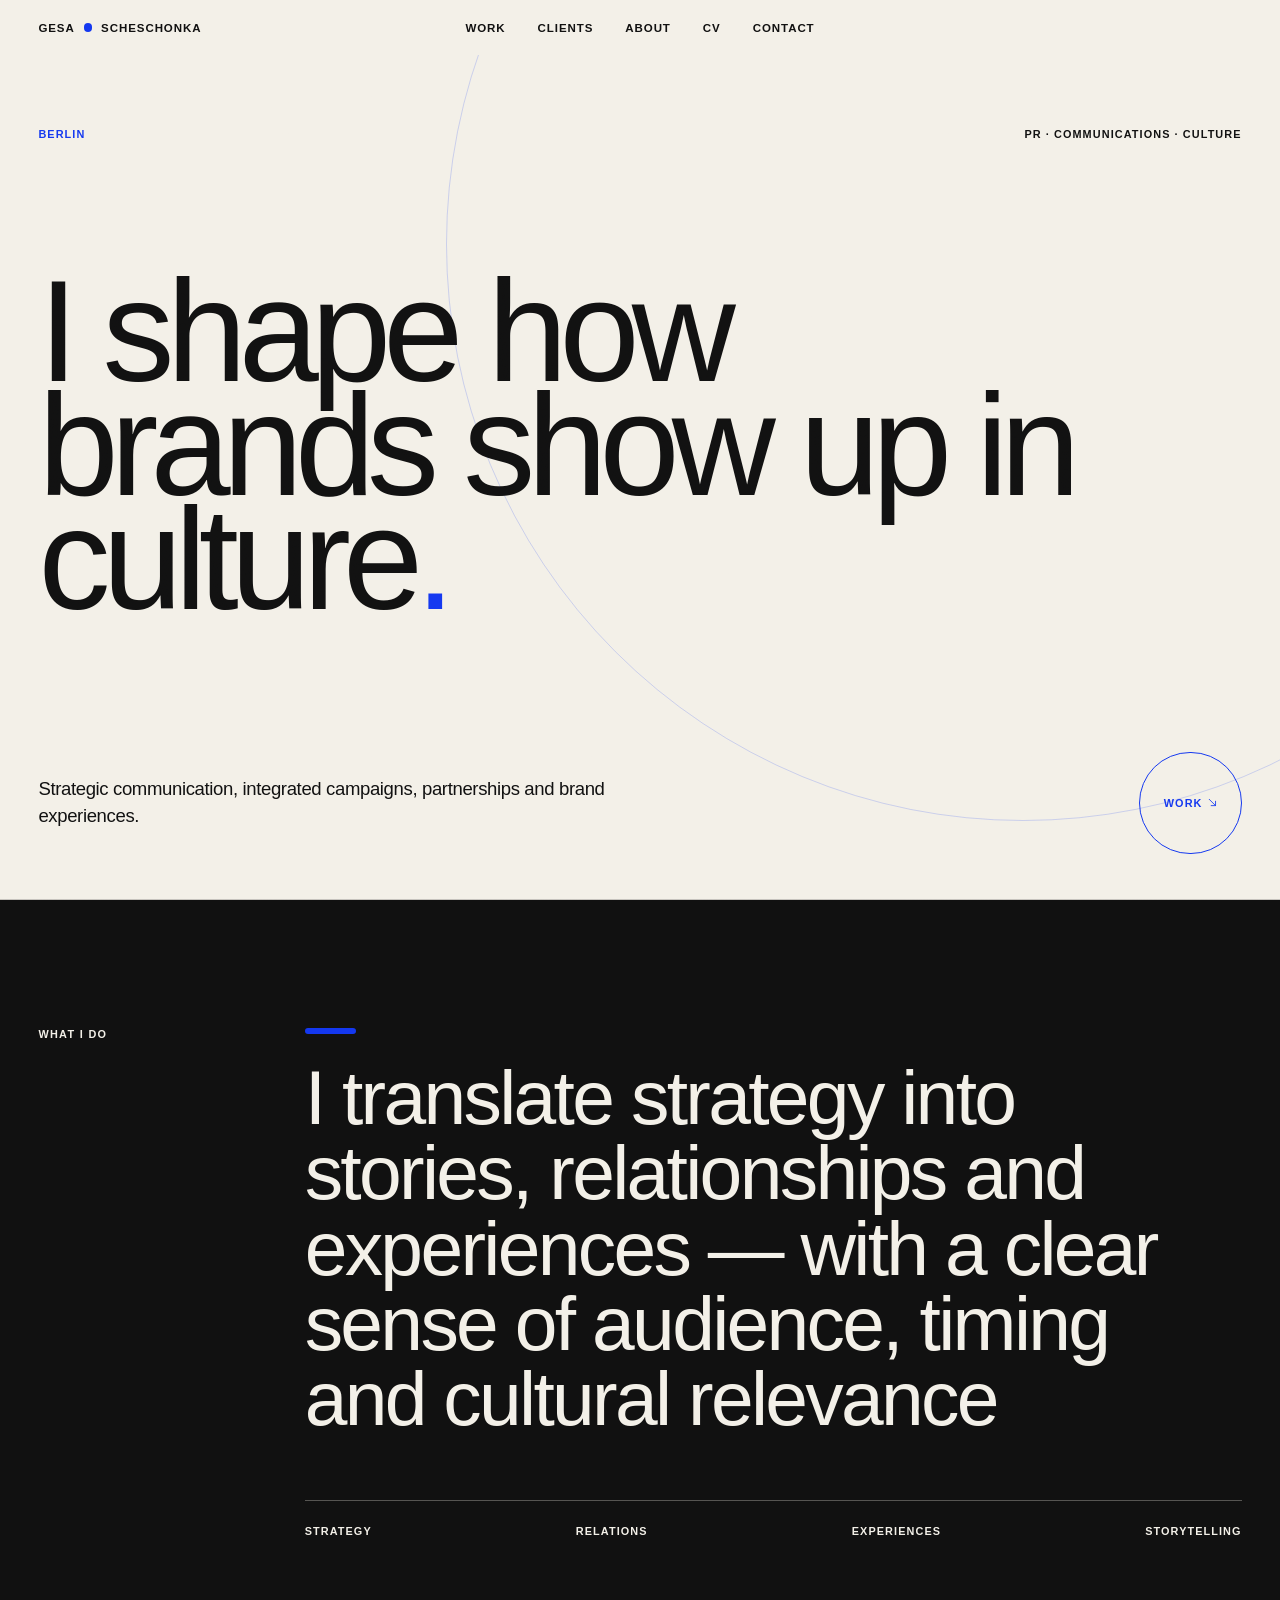
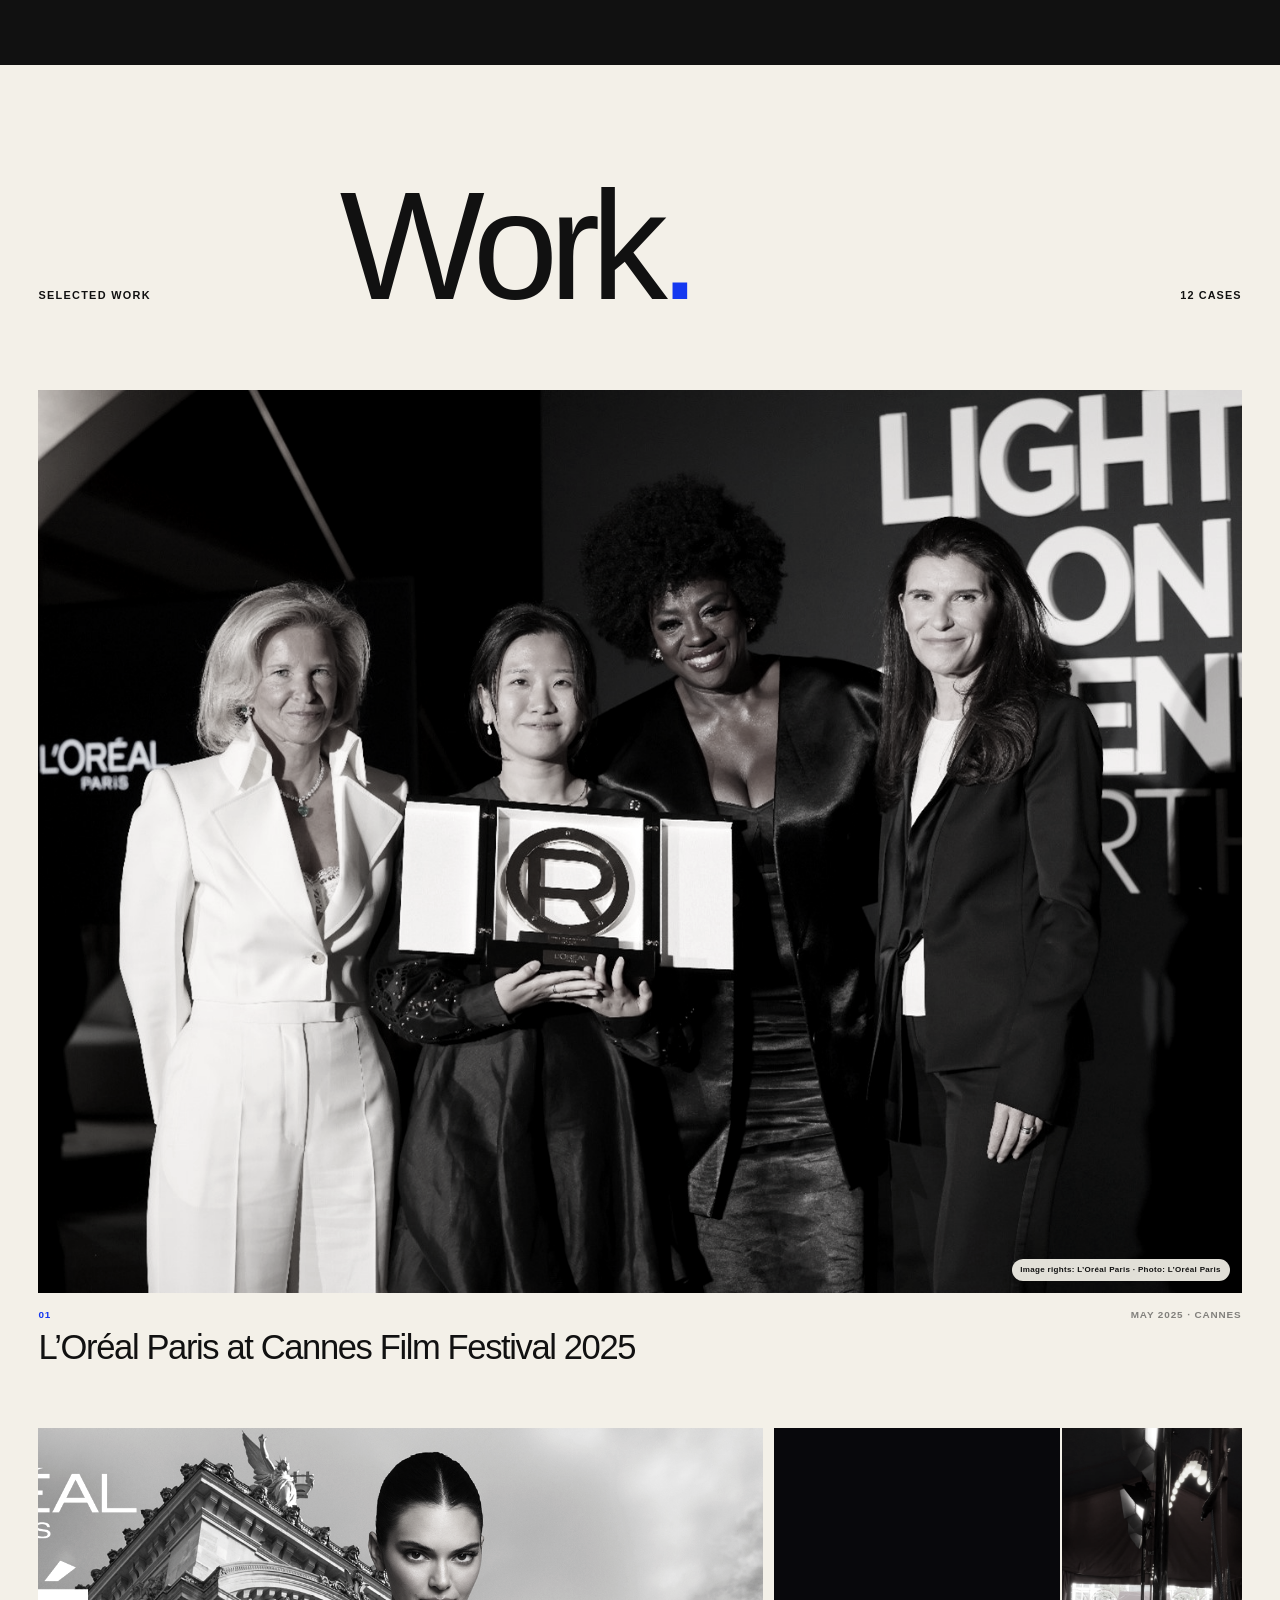
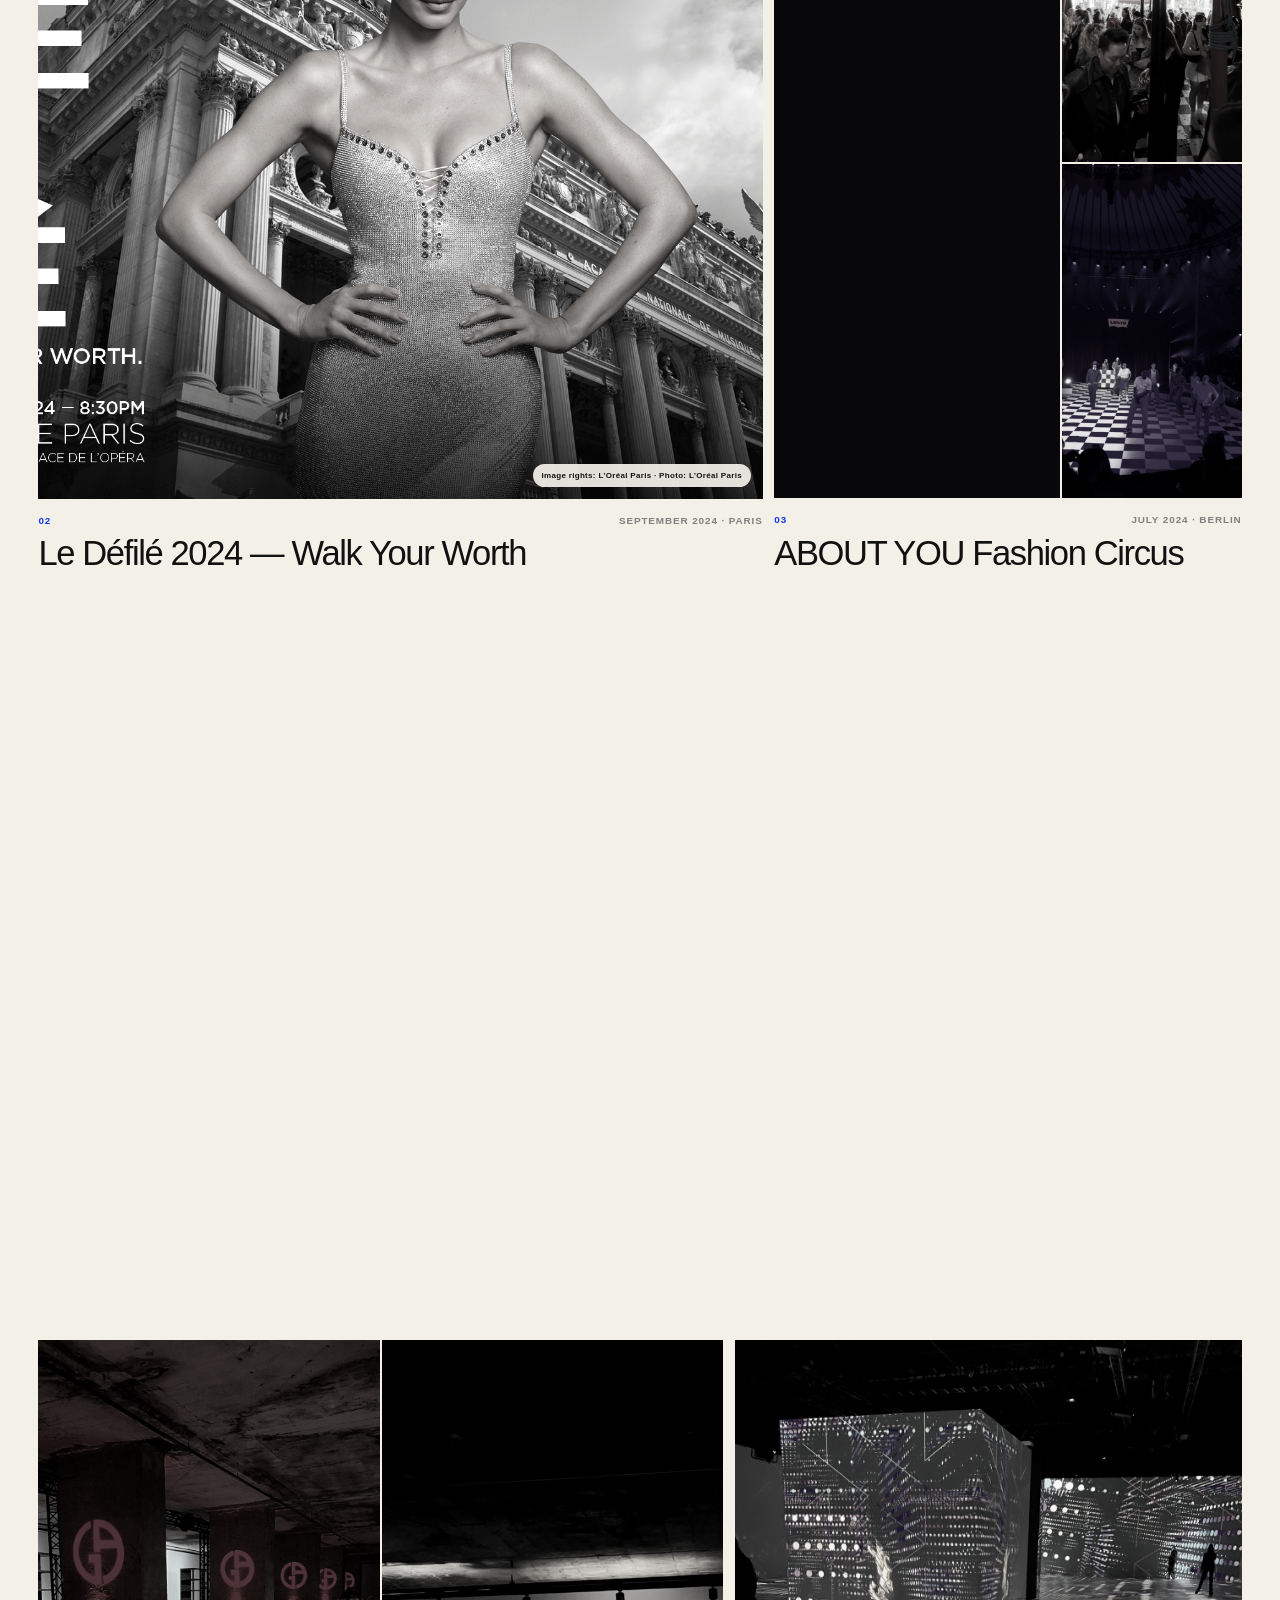
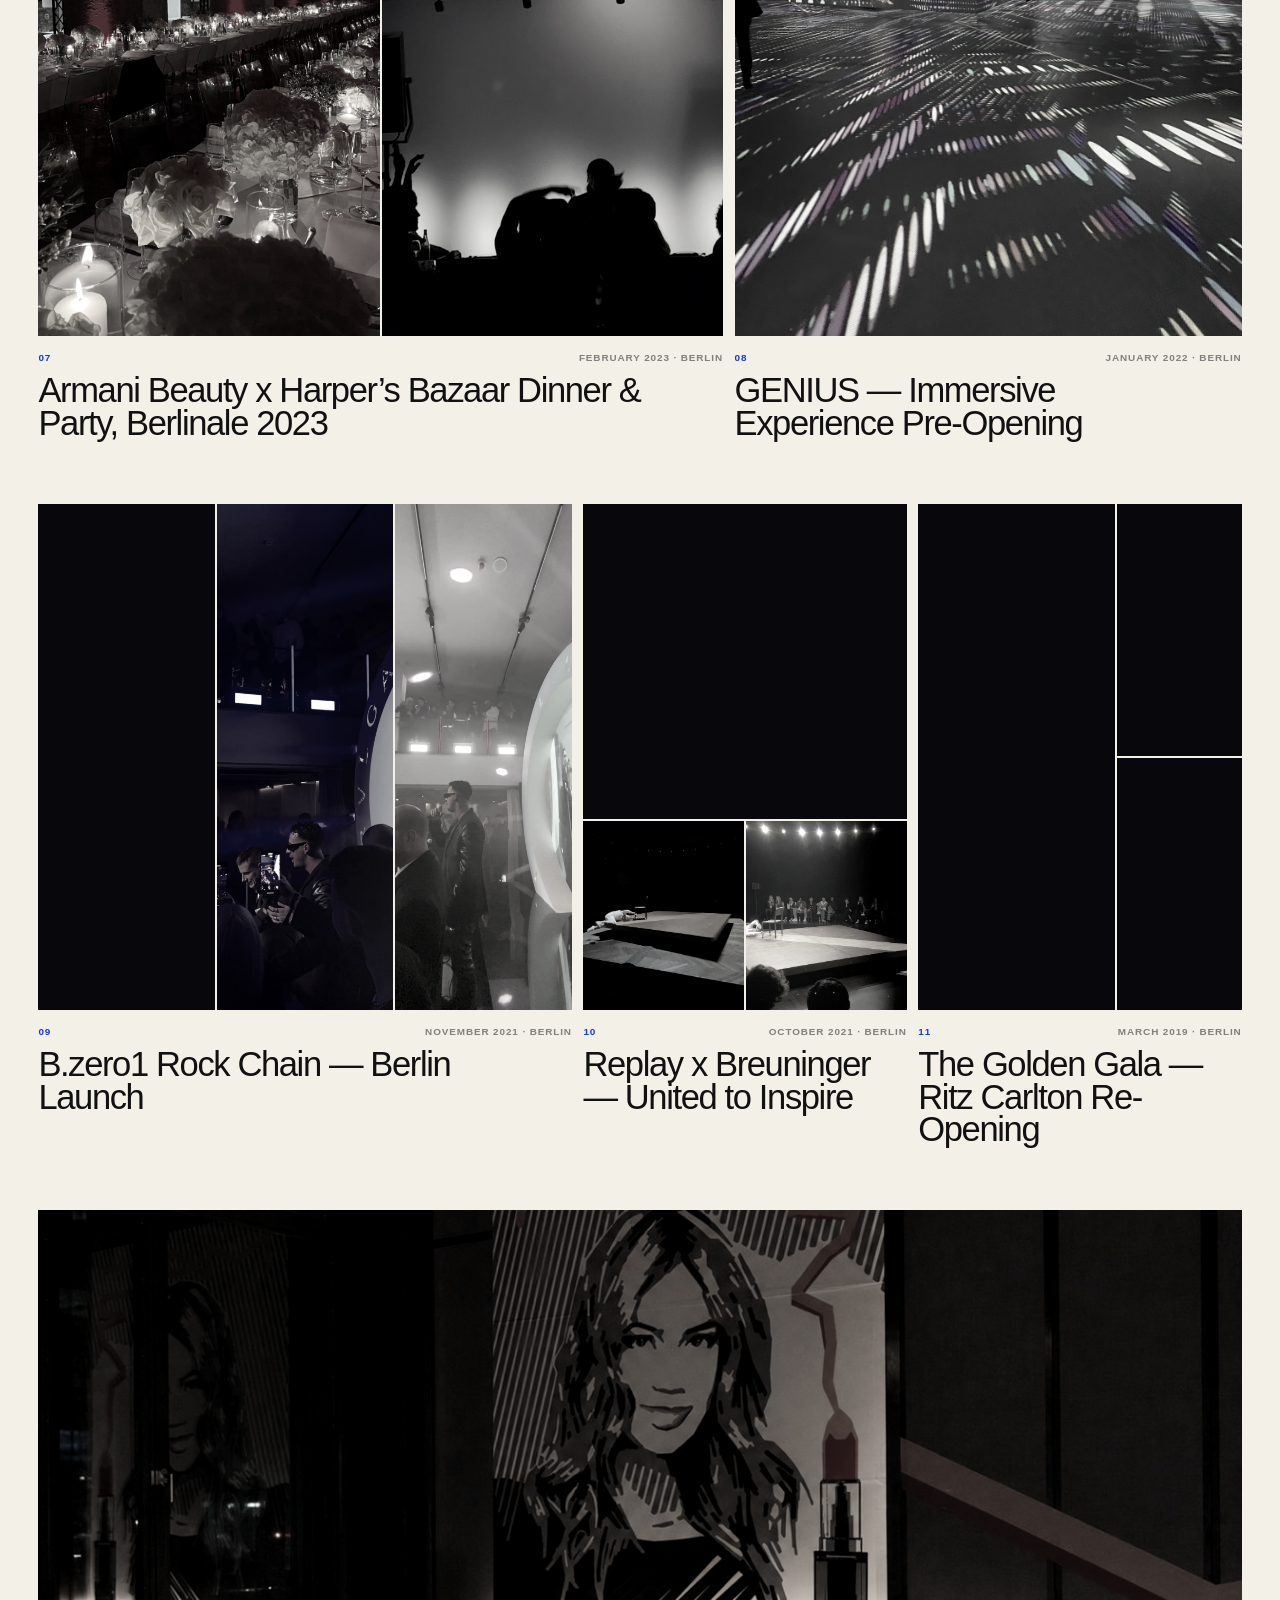
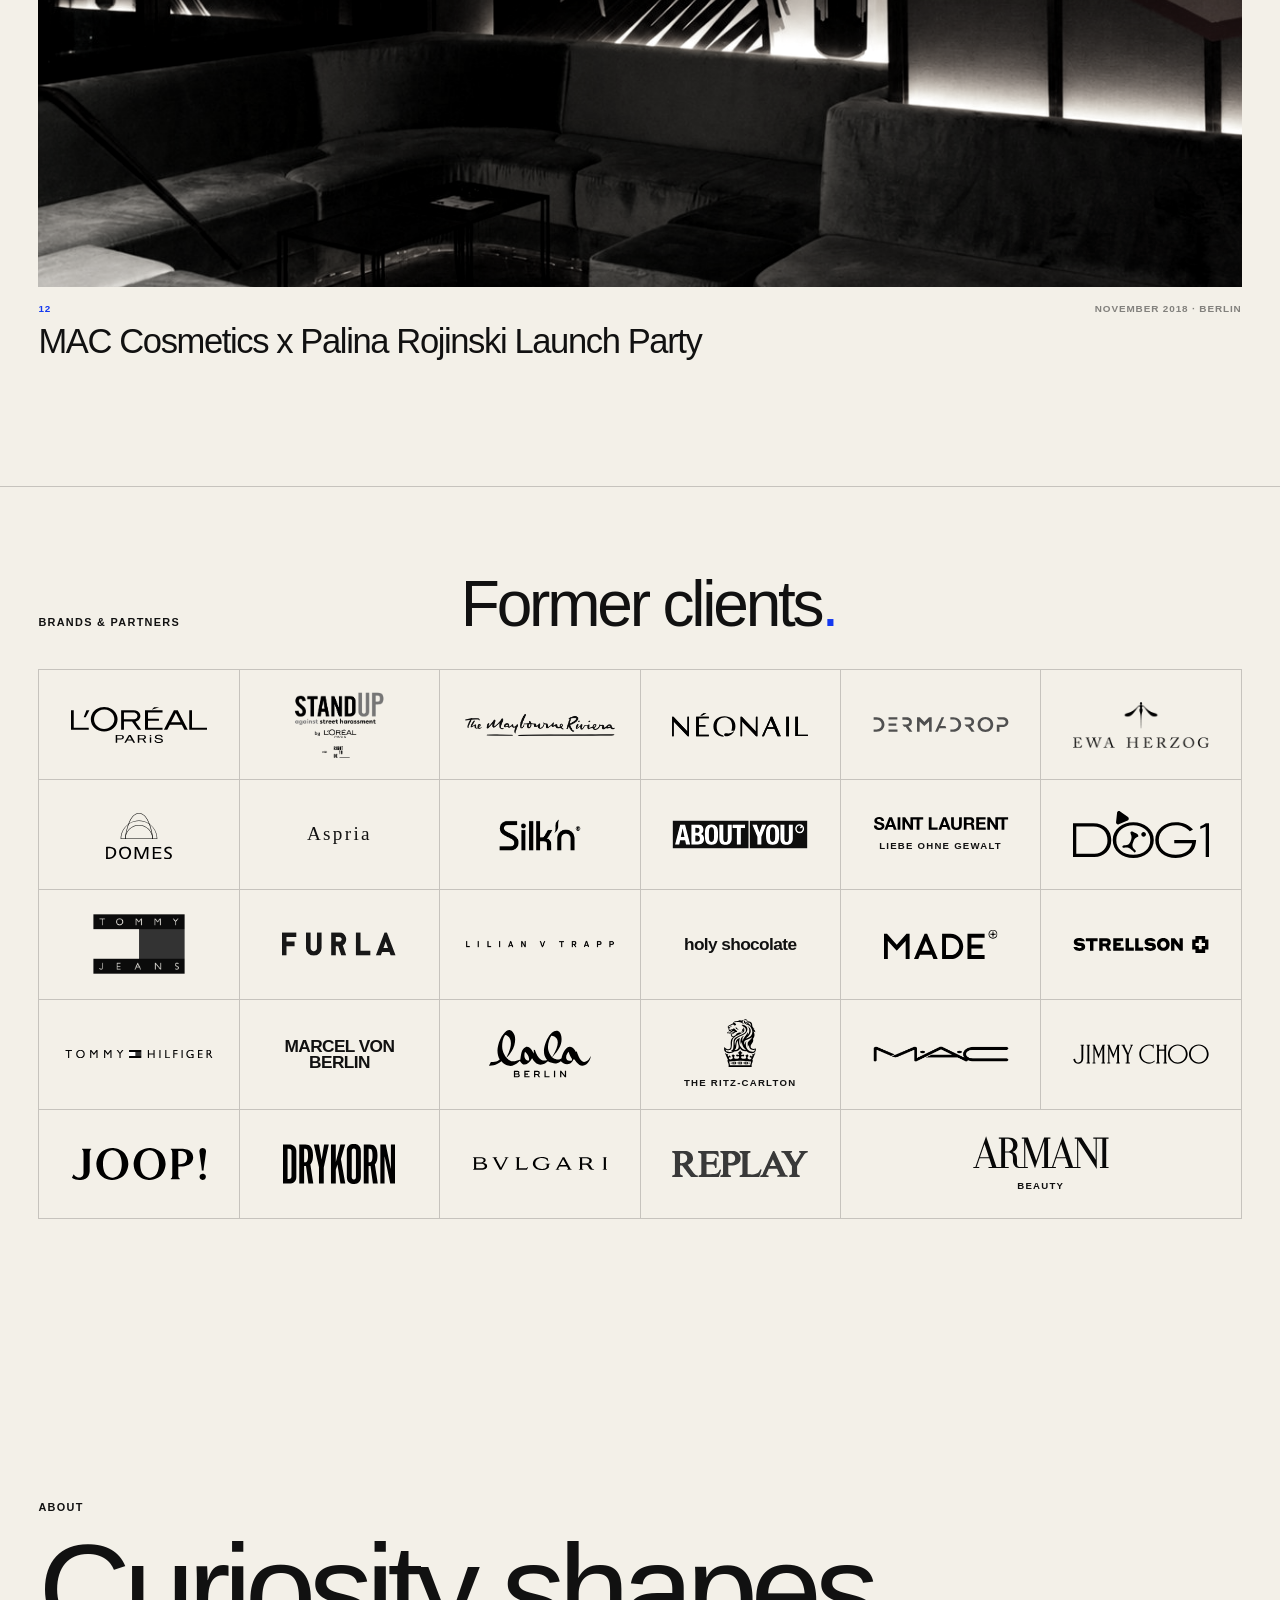
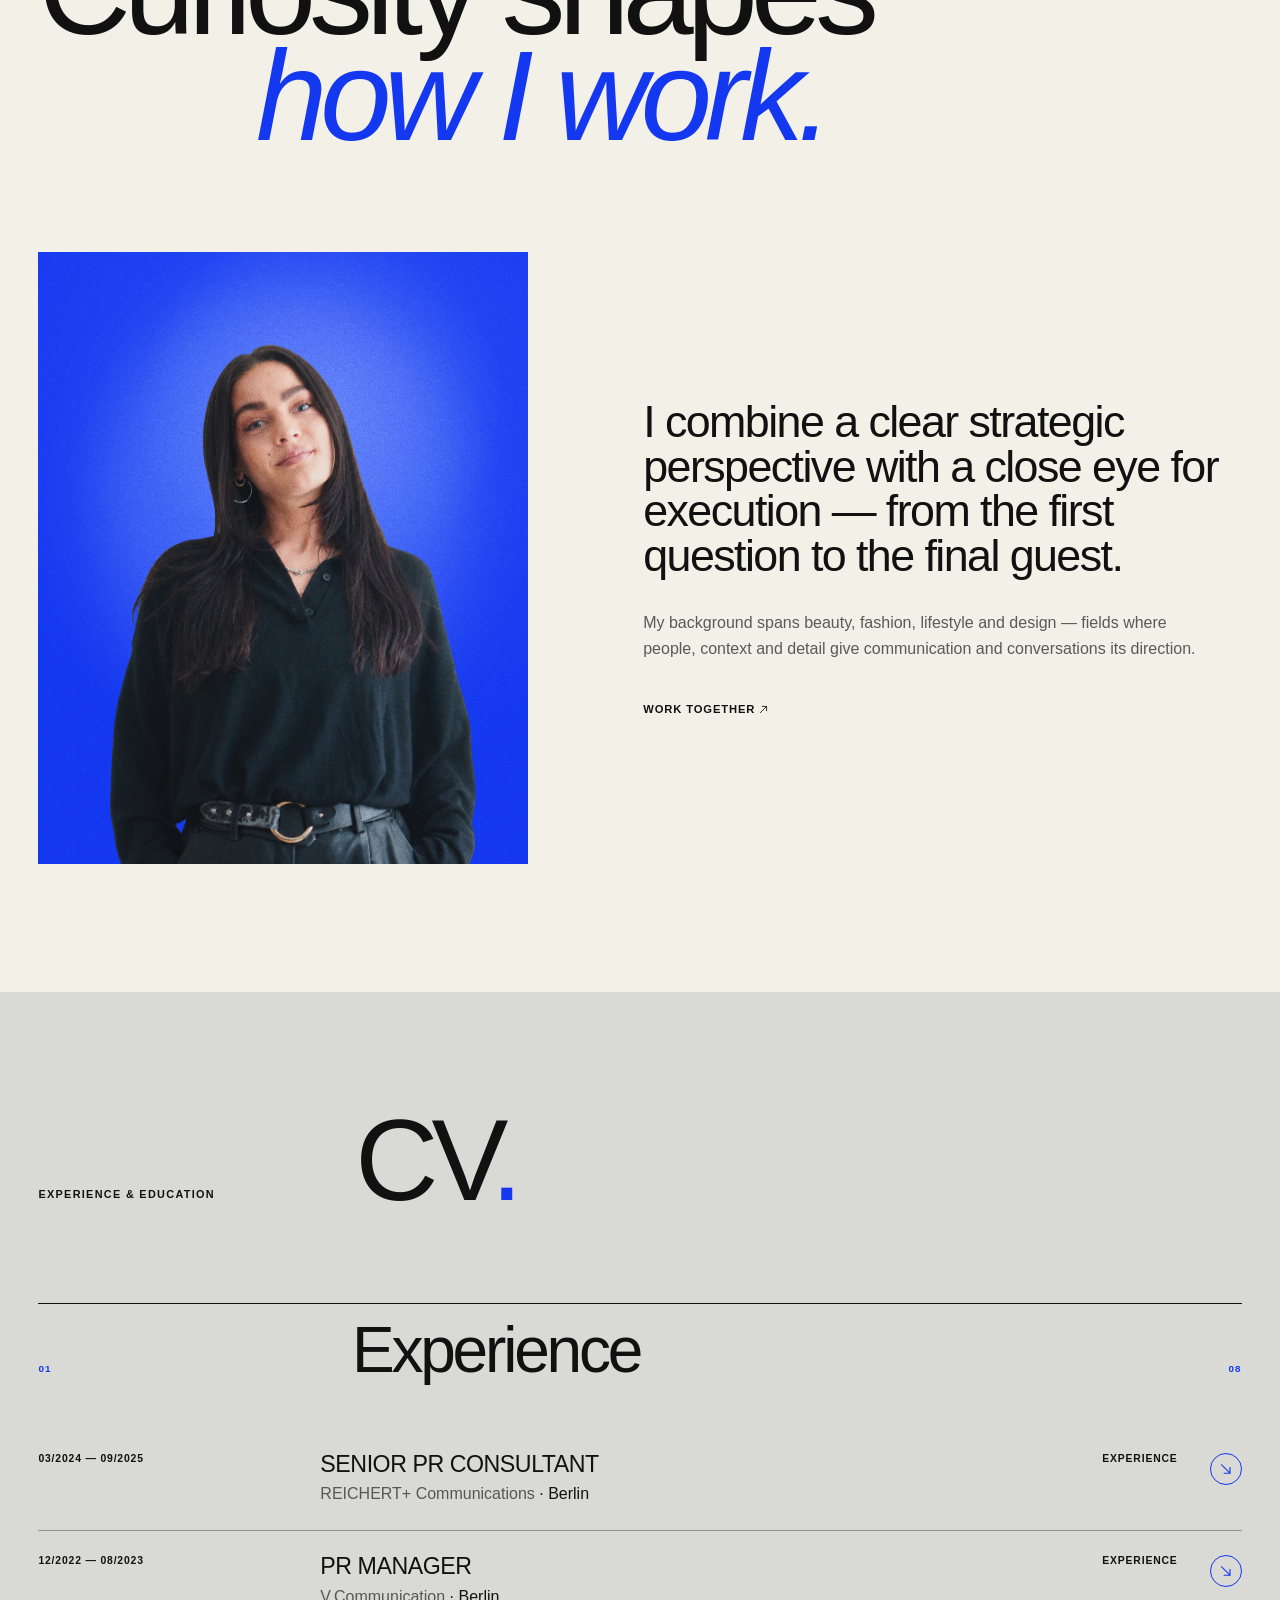
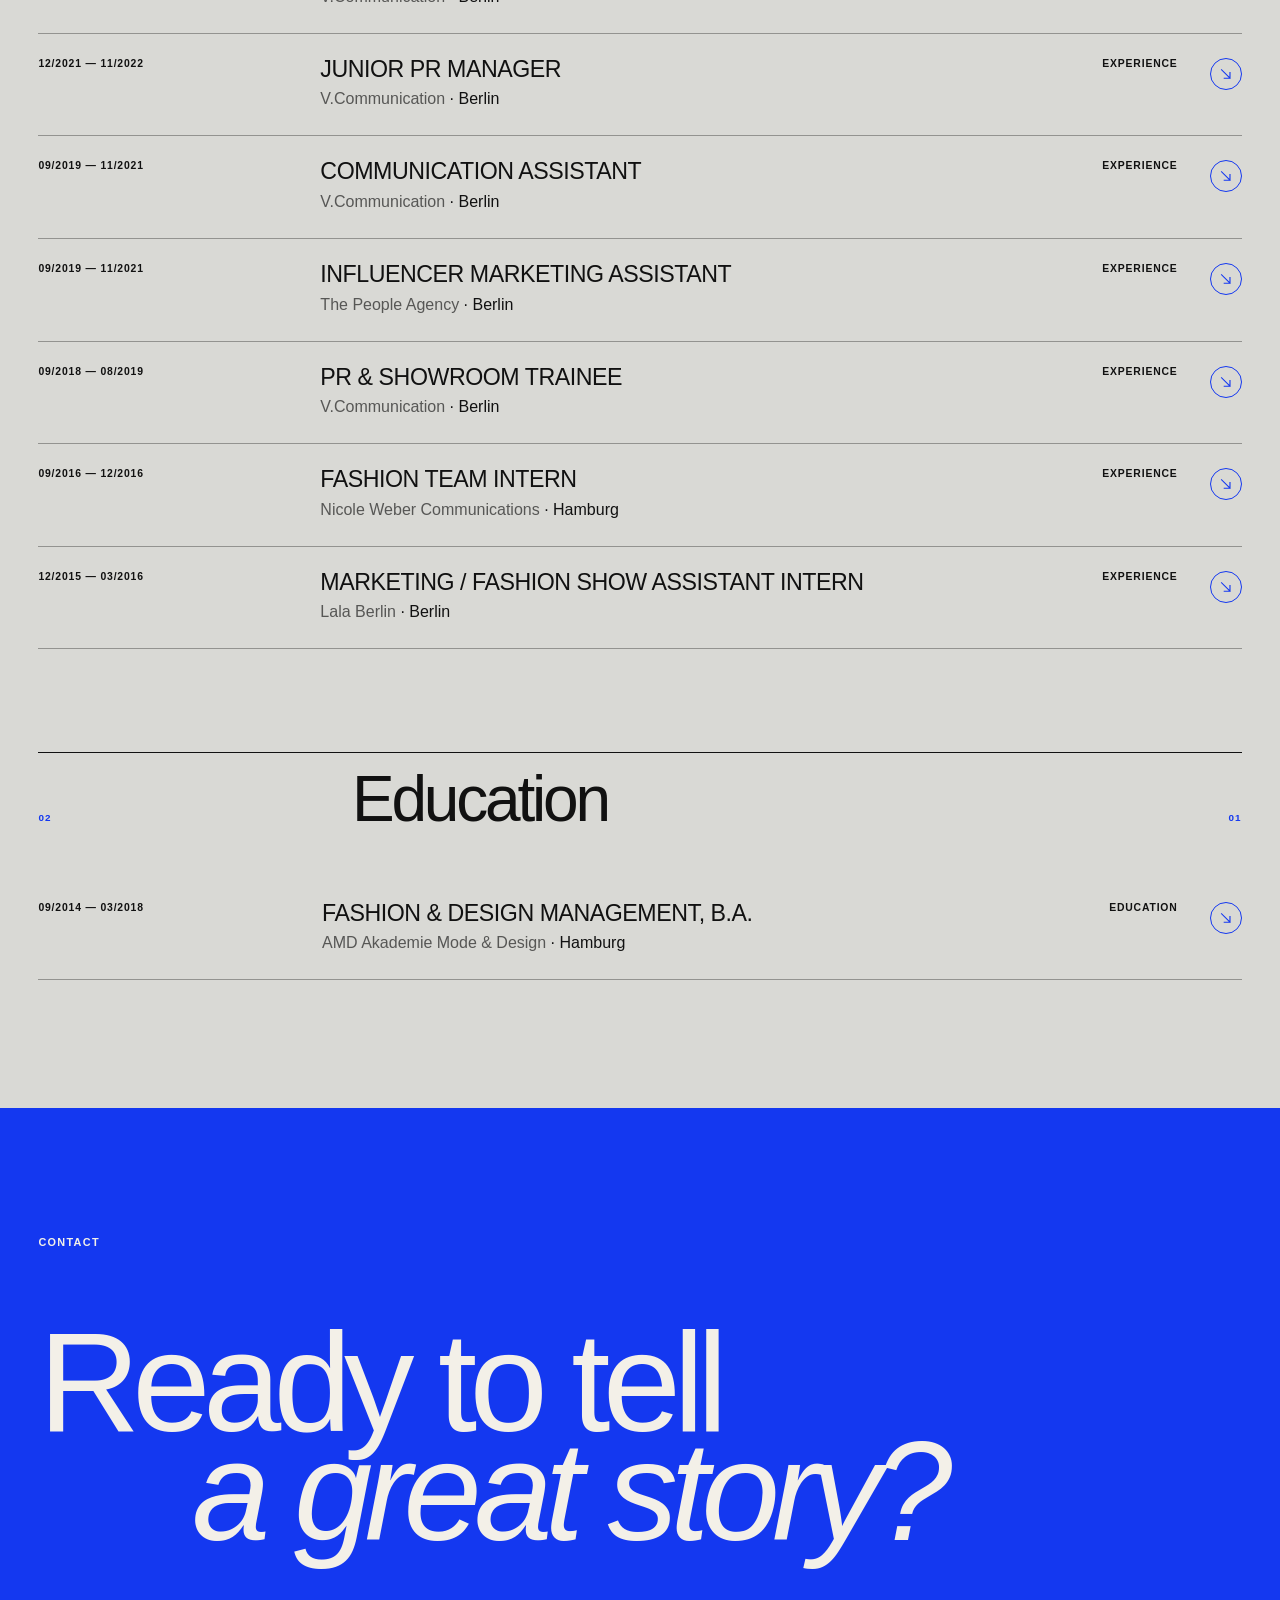
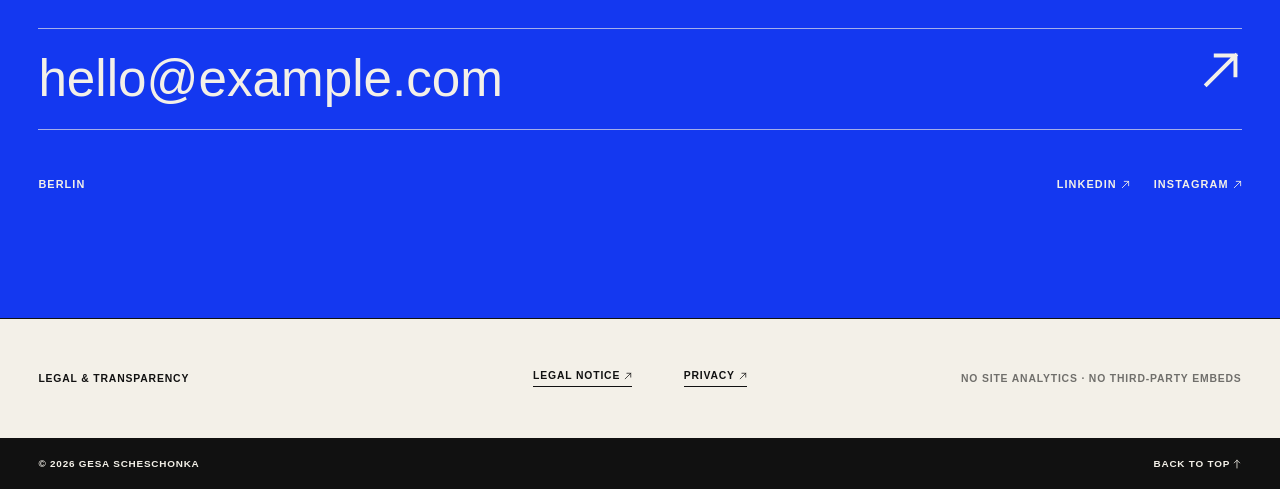
<file: index.html>
<!doctype html>
<html lang="en">
  <head>
    <meta charset="UTF-8" />
    <meta name="viewport" content="width=device-width, initial-scale=1" />
    <meta name="theme-color" content="#f3f0e8" />
    <meta
      name="description"
      content="Portfolio for public relations, brand communications and creative activations."
    />
    <title>Gesa Scheschonka — PR & Communications</title>
    <link
      rel="icon"
      href="data:image/svg+xml,%3Csvg xmlns='http://www.w3.org/2000/svg' viewBox='0 0 100 100'%3E%3Crect width='100' height='100' rx='50' fill='%231438f0'/%3E%3Ctext x='50' y='61' text-anchor='middle' font-family='Arial' font-size='43' font-weight='700' fill='%23f3f0e8'%3EGS%3C/text%3E%3C/svg%3E"
    />
    <link rel="stylesheet" href="styles.css?v=dc46efece771" />
    <script>
      window.addEventListener("DOMContentLoaded", async () => {
        const version = "d9a0eac4f321";
        window.PORTFOLIO_ASSET_VERSION = version;
        const loadScript = (source) =>
          new Promise((resolve, reject) => {
            const script = document.createElement("script");
            script.src = `${source}?v=${version}`;
            script.onload = resolve;
            script.onerror = () => reject(new Error(`Could not load ${source}`));
            document.head.append(script);
          });

        try {
          await Promise.all([
            loadScript("content/content.js"),
            loadScript("content/cv.js"),
          ]);
          await loadScript("script.js");
        } catch (error) {
          console.error(error);
          document.body.insertAdjacentHTML(
            "afterbegin",
            '<p class="content-error">The website content could not be loaded. Please refresh the page.</p>',
          );
        }
      });
    </script>
  </head>
  <body>
    <div class="grain" aria-hidden="true"></div>

    <a class="skip-link" href="#main">Skip to content</a>

    <header class="site-header" aria-label="Main navigation">
      <a class="wordmark" href="#top" aria-label="Back to the top">
        <span data-site="firstName">Vorname</span>
        <span class="wordmark-dot" aria-hidden="true"></span>
        <span data-site="lastName">Nachname</span>
      </a>

      <button class="menu-toggle" type="button" aria-expanded="false" aria-controls="site-nav">
        <span>Menu</span>
        <span class="menu-mark" aria-hidden="true"></span>
      </button>

      <nav class="site-nav" id="site-nav">
        <a href="#work">Work</a>
        <a href="#clients">Clients</a>
        <a href="#about">About</a>
        <a href="#vita">CV</a>
        <a href="#contact">Contact</a>
      </nav>
    </header>

    <main id="main">
      <section class="hero" id="top" aria-labelledby="hero-title">
        <div class="hero-kicker reveal">
          <span data-site="location">Berlin</span>
          <span>PR · Communications · Culture</span>
        </div>

        <h1 id="hero-title" class="reveal" data-site="heroTitle">
          I shape how brands show up in culture
        </h1>

        <div class="hero-bottom reveal">
          <p data-site="heroIntro">
            Strategic communication, integrated campaigns, partnerships and brand experiences.
          </p>
          <a class="circle-link" href="#work" aria-label="View selected work">
            <span>Work</span>
            <span class="ui-arrow ui-arrow--se" aria-hidden="true"></span>
          </a>
        </div>
      </section>

      <section class="statement section-pad" aria-label="Profile">
        <p class="section-label reveal">What I do</p>
        <p class="statement-copy reveal" data-site="statement">
          I translate strategy into stories, relationships and experiences — with a clear sense
          of audience, timing and cultural relevance
        </p>
        <div class="statement-meta reveal">
          <span>Strategy</span>
          <span>Relations</span>
          <span>Experiences</span>
          <span>Storytelling</span>
        </div>
      </section>

      <section class="work section-pad" id="work" aria-labelledby="work-title">
        <div class="section-intro">
          <p class="section-label reveal">Selected work</p>
          <h2 id="work-title" class="reveal">Work<span>.</span></h2>
          <p class="work-count reveal"><span id="project-count">00</span> Cases</p>
        </div>

        <div class="project-list" id="project-list" aria-live="polite"></div>
      </section>

      <section class="clients section-pad" id="clients" aria-labelledby="clients-title">
        <div class="clients-heading">
          <p class="section-label reveal">Brands & Partners</p>
          <h2 id="clients-title" class="reveal">Former clients<span>.</span></h2>
        </div>
        <div class="client-grid" id="client-grid" aria-label="Selected client logos"></div>
      </section>

      <section class="about section-pad" id="about" aria-labelledby="about-title">
        <div class="about-title-wrap reveal">
          <p class="section-label">About</p>
          <h2 id="about-title">
            <span>Curiosity shapes</span>
            <em>how I work.</em>
          </h2>
        </div>

        <div class="about-grid">
          <div class="about-visual reveal">
            <img
              class="about-portrait"
              src="assets/site/profile.png"
              alt="Portrait of Gesa Scheschonka"
              loading="lazy"
            />
            <span class="portrait-light" aria-hidden="true"></span>
          </div>
          <div class="about-copy reveal">
            <p class="about-lead" data-site="aboutLead">
              I combine a clear strategic perspective with a close eye for execution — from the
              first question to the final guest.
            </p>
            <p data-site="aboutBody">
              My background spans beauty, fashion, lifestyle and design — fields where people,
              context and detail give communication and conversations its direction.
            </p>
            <a class="text-link" href="#contact">Work together <span class="ui-arrow" aria-hidden="true"></span></a>
          </div>
        </div>
      </section>

      <section class="vita section-pad" id="vita" aria-labelledby="vita-title">
        <div class="vita-heading">
          <p class="section-label reveal">Experience & Education</p>
          <h2 id="vita-title" class="reveal">CV<span>.</span></h2>
          <a class="download-link reveal" data-site-link="cvUrl" href="#" hidden>
            Download CV <span class="ui-arrow ui-arrow--down" aria-hidden="true"></span>
          </a>
        </div>
        <div class="timeline" id="timeline"></div>
      </section>

      <section class="contact section-pad" id="contact" aria-labelledby="contact-title">
        <p class="section-label reveal">Contact</p>
        <h2 id="contact-title" class="reveal">
          Ready to tell<br />
          <em>a great story?</em>
        </h2>
        <a class="contact-email reveal" data-site-link="email" href="mailto:hello@example.com">
          <span data-site="email">hello@example.com</span>
          <span class="ui-arrow" aria-hidden="true"></span>
        </a>
        <div class="contact-meta reveal">
          <span data-site="location">Berlin</span>
          <div class="social-links" id="social-links"></div>
        </div>
      </section>

      <section class="legal-strip" aria-label="Legal information">
        <p>Legal & Transparency</p>
        <div>
          <a href="impressum.html?v=20260810-2">Legal Notice <span class="ui-arrow" aria-hidden="true"></span></a>
          <a href="datenschutz.html?v=20260810-2">Privacy <span class="ui-arrow" aria-hidden="true"></span></a>
        </div>
        <p>No site analytics · No third-party embeds</p>
      </section>
    </main>

    <footer class="site-footer">
      <span>© <span id="current-year"></span> <span data-site="firstName">Vorname</span> <span data-site="lastName">Nachname</span></span>
      <div>
        <a href="#top">Back to top <span class="ui-arrow ui-arrow--up" aria-hidden="true"></span></a>
      </div>
    </footer>

    <dialog class="project-dialog" id="project-dialog">
      <div class="dialog-toolbar">
        <span class="dialog-index" id="dialog-index" aria-hidden="true"></span>
        <div class="dialog-toolbar-actions">
          <button class="dialog-nav-btn" type="button" data-dialog-prev aria-label="Previous project">
            <span class="ui-arrow ui-arrow--w" aria-hidden="true"></span>
          </button>
          <button class="dialog-nav-btn" type="button" data-dialog-next aria-label="Next project">
            <span class="ui-arrow ui-arrow--e" aria-hidden="true"></span>
          </button>
          <button class="dialog-close" type="button" aria-label="Close project">
            <span class="ui-cross" aria-hidden="true"></span>
          </button>
        </div>
      </div>
      <div id="dialog-content" tabindex="-1"></div>
    </dialog>

    <noscript>
      <p class="noscript">Please enable JavaScript to view projects and CV entries.</p>
    </noscript>
  </body>
</html>
</file>
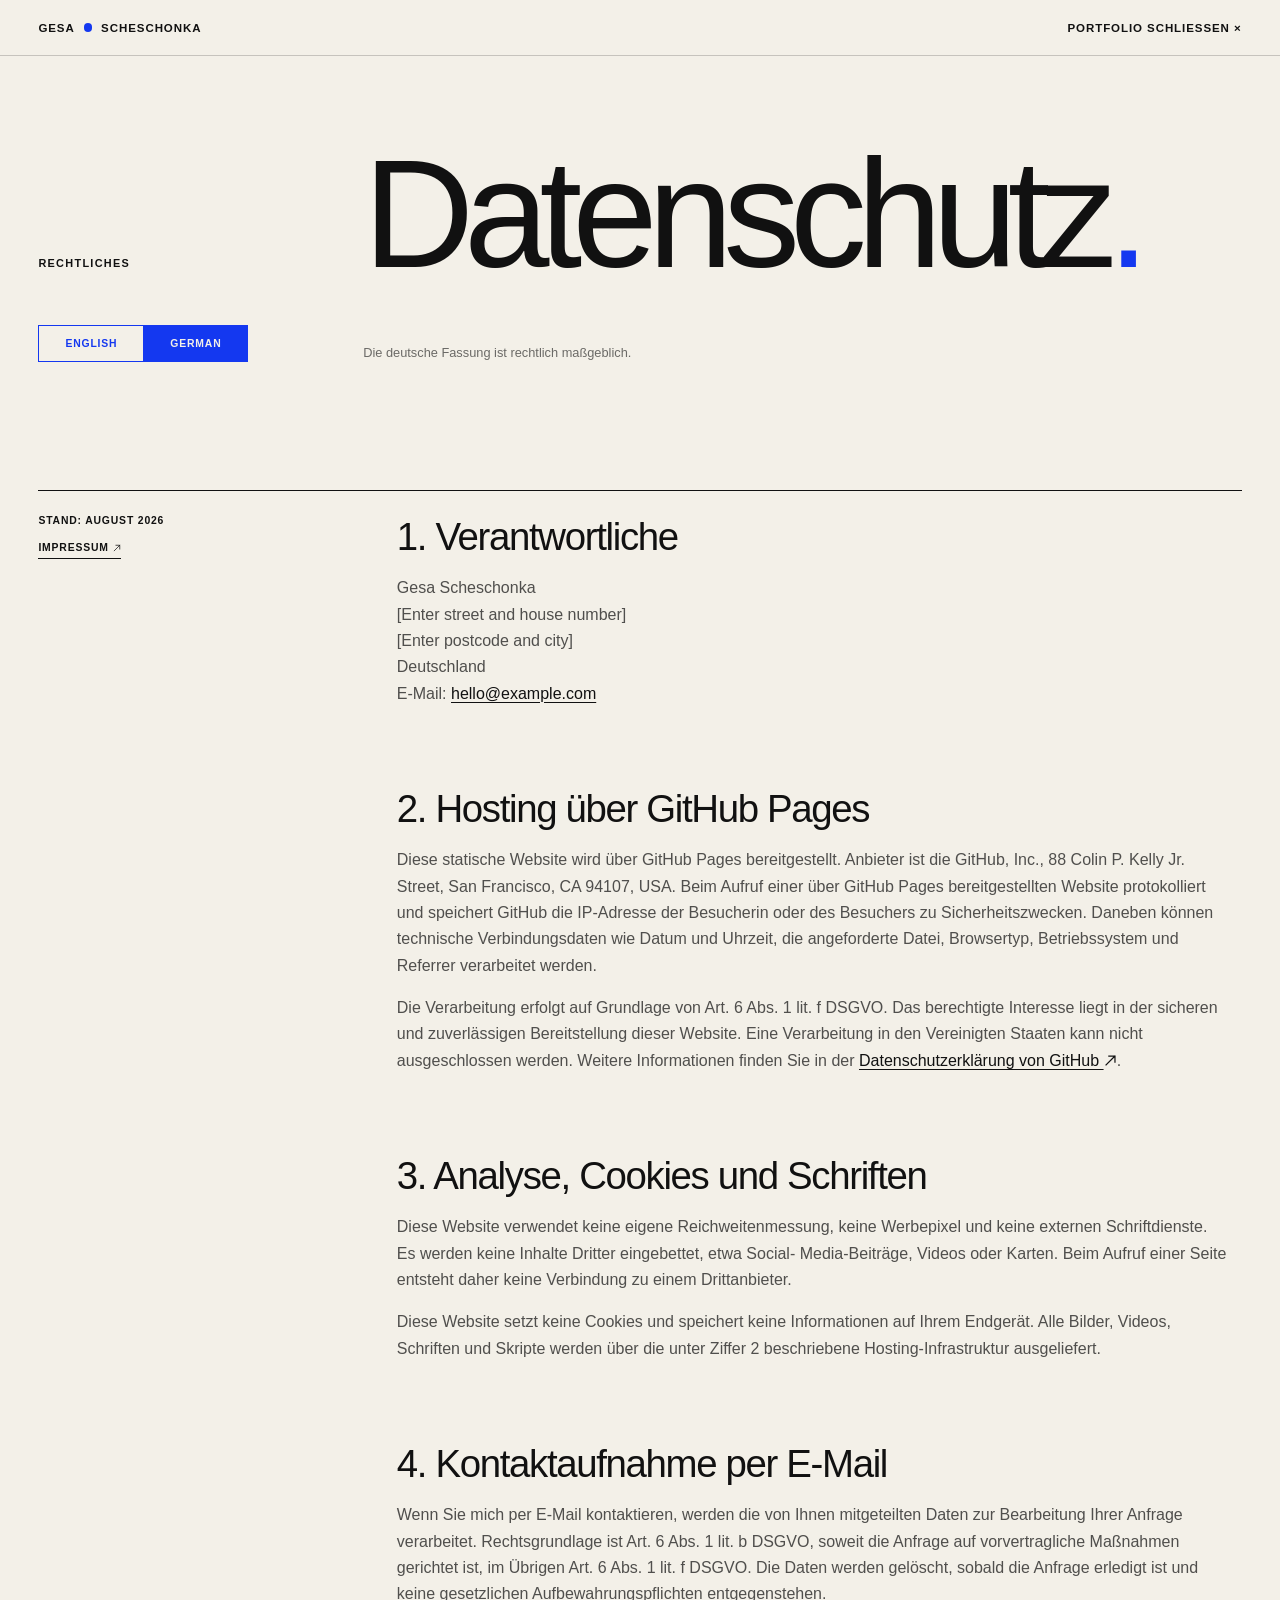
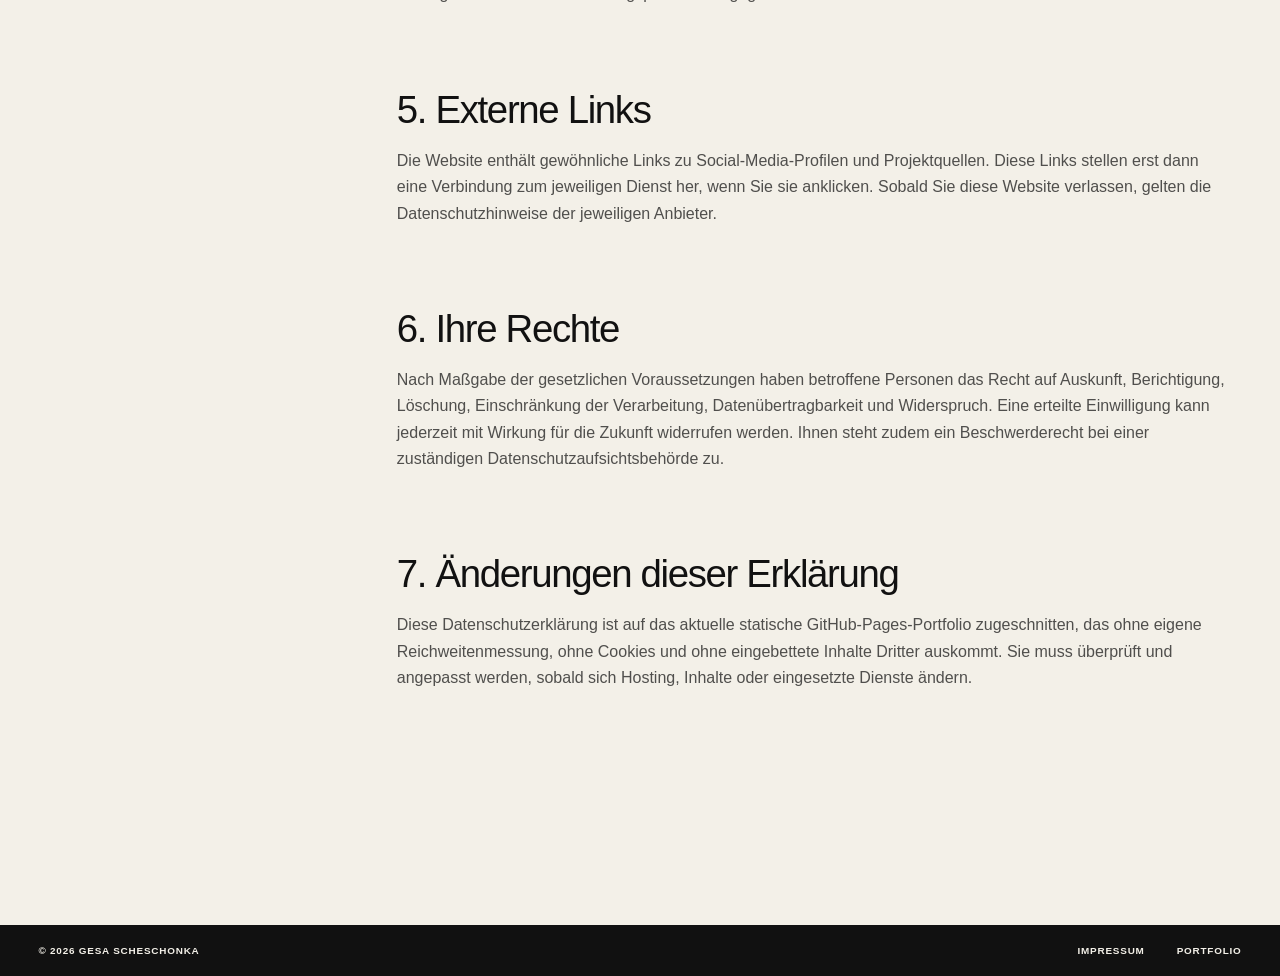
<file: datenschutz-de.html>
<!doctype html>
<html lang="de">
  <head>
    <meta charset="UTF-8" />
    <meta name="viewport" content="width=device-width, initial-scale=1" />
    <meta name="robots" content="noindex" />
    <meta name="theme-color" content="#f3f0e8" />
    <title>Datenschutzerklärung — Gesa Scheschonka</title>
    <link
      rel="icon"
      href="data:image/svg+xml,%3Csvg xmlns='http://www.w3.org/2000/svg' viewBox='0 0 100 100'%3E%3Crect width='100' height='100' rx='50' fill='%231438f0'/%3E%3Ctext x='50' y='61' text-anchor='middle' font-family='Arial' font-size='43' fill='%23f3f0e8'%3EGS%3C/text%3E%3C/svg%3E"
    />
    <link rel="stylesheet" href="styles.css?v=dc46efece771" />
    <script>
      window.addEventListener("DOMContentLoaded", async () => {
        const version = "f1db37b7c266";
        const loadScript = (source) =>
          new Promise((resolve, reject) => {
            const script = document.createElement("script");
            script.src = `${source}?v=${version}`;
            script.onload = resolve;
            script.onerror = () => reject(new Error(`Could not load ${source}`));
            document.head.append(script);
          });

        try {
          await loadScript("content/content.js");
          await loadScript("legal.js");
        } catch (error) {
          console.error(error);
        }
      });
    </script>
  </head>
  <body class="legal-page">
    <header class="legal-header">
      <a class="wordmark" href="index.html" aria-label="Zurück zum Portfolio">
        <span data-legal="firstName">Gesa</span>
        <span class="wordmark-dot" aria-hidden="true"></span>
        <span data-legal="lastName">Scheschonka</span>
      </a>
      <a href="index.html">Portfolio schließen ×</a>
    </header>

    <main class="legal-main">
      <div class="legal-title">
        <p class="section-label">Rechtliches</p>
        <h1>Datenschutz</h1>
        <nav class="legal-language-switch" aria-label="Sprache auswählen">
          <a href="datenschutz.html?v=20260810-2" lang="en" hreflang="en">English</a>
          <a href="datenschutz-de.html?v=20260810-2" lang="de" aria-current="page">German</a>
        </nav>
        <p class="legal-lang-note">Die deutsche Fassung ist rechtlich maßgeblich.</p>
      </div>

      <div class="legal-layout">
        <aside>
          <p>Stand: August 2026</p>
          <a href="impressum-de.html">Impressum <span class="ui-arrow" aria-hidden="true"></span></a>
        </aside>

        <div class="legal-copy">
          <section>
            <h2>1. Verantwortliche</h2>
            <address>
              <span data-legal="fullName">Gesa Scheschonka</span><br />
              <span data-legal="street">[Straße und Hausnummer eintragen]</span><br />
              <span data-legal="postalCity">[PLZ und Ort eintragen]</span><br />
              <span data-legal="country">Deutschland</span><br />
              E-Mail: <a data-legal-email href="mailto:hello@example.com">hello@example.com</a>
            </address>
          </section>

          <section>
            <h2>2. Hosting über GitHub Pages</h2>
            <p>
              Diese statische Website wird über GitHub Pages bereitgestellt. Anbieter ist die
              GitHub, Inc., 88 Colin P. Kelly Jr. Street, San Francisco, CA 94107, USA. Beim Aufruf
              einer über GitHub Pages bereitgestellten Website protokolliert und speichert GitHub
              die IP-Adresse der Besucherin oder des Besuchers zu Sicherheitszwecken. Daneben können
              technische Verbindungsdaten wie Datum und Uhrzeit, die angeforderte Datei, Browsertyp,
              Betriebssystem und Referrer verarbeitet werden.
            </p>
            <p>
              Die Verarbeitung erfolgt auf Grundlage von Art. 6 Abs. 1 lit. f DSGVO. Das berechtigte
              Interesse liegt in der sicheren und zuverlässigen Bereitstellung dieser Website. Eine
              Verarbeitung in den Vereinigten Staaten kann nicht ausgeschlossen werden. Weitere
              Informationen finden Sie in der
              <a
                href="https://docs.github.com/de/site-policy/privacy-policies/github-general-privacy-statement"
                target="_blank"
                rel="noreferrer"
              >Datenschutzerklärung von GitHub <span class="ui-arrow" aria-hidden="true"></span></a>.
            </p>
          </section>

          <section>
            <h2>3. Analyse, Cookies und Schriften</h2>
            <p>
              Diese Website verwendet keine eigene Reichweitenmessung, keine Werbepixel und keine
              externen Schriftdienste. Es werden keine Inhalte Dritter eingebettet, etwa Social-
              Media-Beiträge, Videos oder Karten. Beim Aufruf einer Seite entsteht daher keine
              Verbindung zu einem Drittanbieter.
            </p>
            <p>
              Diese Website setzt keine Cookies und speichert keine Informationen auf Ihrem
              Endgerät. Alle Bilder, Videos, Schriften und Skripte werden über die unter Ziffer 2
              beschriebene Hosting-Infrastruktur ausgeliefert.
            </p>
          </section>

          <section>
            <h2>4. Kontaktaufnahme per E-Mail</h2>
            <p>
              Wenn Sie mich per E-Mail kontaktieren, werden die von Ihnen mitgeteilten Daten zur
              Bearbeitung Ihrer Anfrage verarbeitet. Rechtsgrundlage ist Art. 6 Abs. 1 lit. b DSGVO,
              soweit die Anfrage auf vorvertragliche Maßnahmen gerichtet ist, im Übrigen Art. 6
              Abs. 1 lit. f DSGVO. Die Daten werden gelöscht, sobald die Anfrage erledigt ist und
              keine gesetzlichen Aufbewahrungspflichten entgegenstehen.
            </p>
          </section>

          <section>
            <h2>5. Externe Links</h2>
            <p>
              Die Website enthält gewöhnliche Links zu Social-Media-Profilen und Projektquellen.
              Diese Links stellen erst dann eine Verbindung zum jeweiligen Dienst her, wenn Sie sie
              anklicken. Sobald Sie diese Website verlassen, gelten die Datenschutzhinweise der
              jeweiligen Anbieter.
            </p>
          </section>

          <section>
            <h2>6. Ihre Rechte</h2>
            <p>
              Nach Maßgabe der gesetzlichen Voraussetzungen haben betroffene Personen das Recht auf
              Auskunft, Berichtigung, Löschung, Einschränkung der Verarbeitung, Datenübertragbarkeit
              und Widerspruch. Eine erteilte Einwilligung kann jederzeit mit Wirkung für die Zukunft
              widerrufen werden. Ihnen steht zudem ein Beschwerderecht bei einer zuständigen
              Datenschutzaufsichtsbehörde zu.
            </p>
          </section>

          <section>
            <h2>7. Änderungen dieser Erklärung</h2>
            <p>
              Diese Datenschutzerklärung ist auf das aktuelle statische GitHub-Pages-Portfolio
              zugeschnitten, das ohne eigene Reichweitenmessung, ohne Cookies und ohne eingebettete
              Inhalte Dritter auskommt. Sie muss überprüft und angepasst werden, sobald sich
              Hosting, Inhalte oder eingesetzte Dienste ändern.
            </p>
          </section>
        </div>
      </div>
    </main>

    <footer class="site-footer">
      <span>© <span data-year></span> <span data-legal="fullName">Gesa Scheschonka</span></span>
      <div>
        <a href="impressum-de.html">Impressum</a>
        <a href="index.html">Portfolio</a>
      </div>
    </footer>
  </body>
</html>
</file>
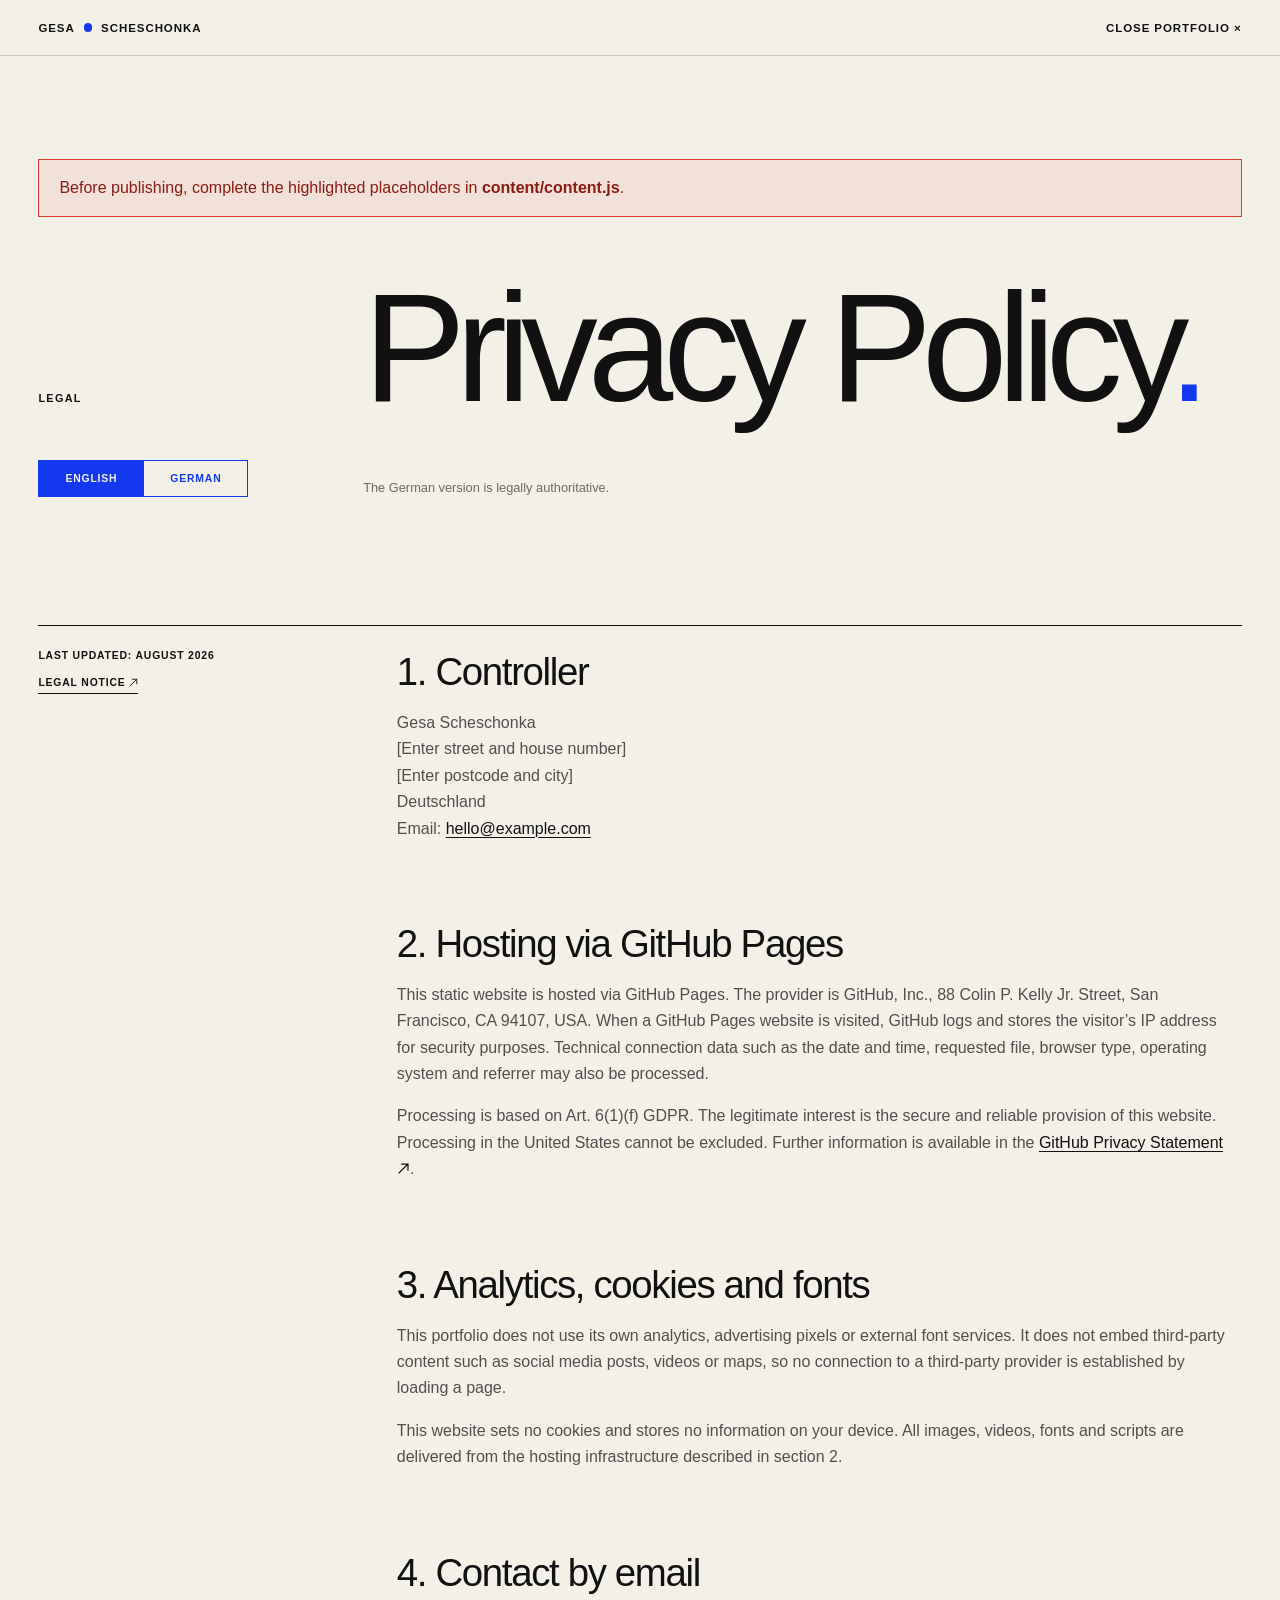
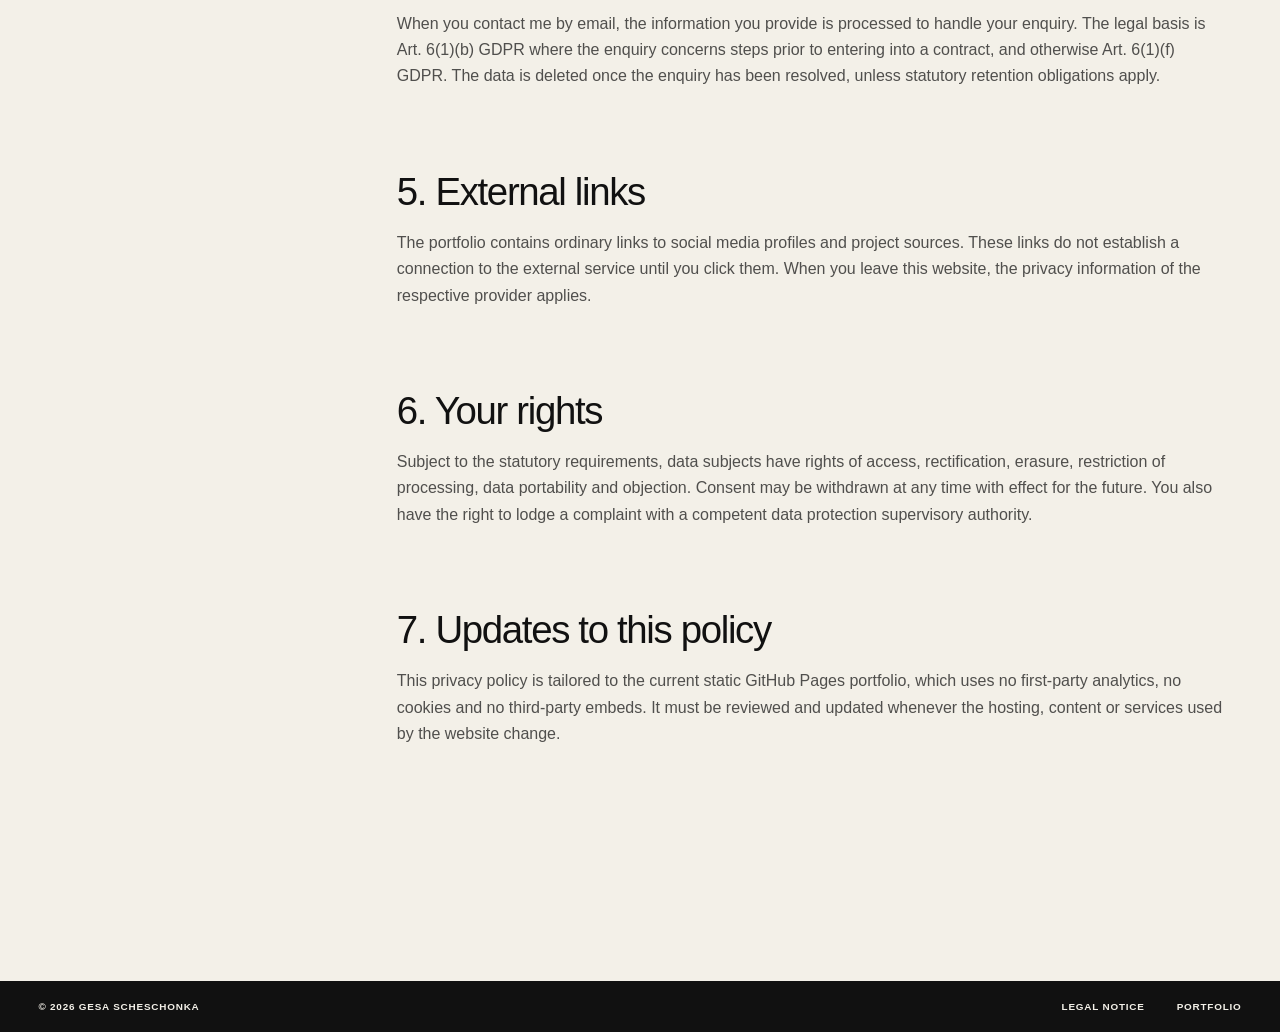
<file: datenschutz.html>
<!doctype html>
<html lang="en">
  <head>
    <meta charset="UTF-8" />
    <meta name="viewport" content="width=device-width, initial-scale=1" />
    <meta name="robots" content="noindex" />
    <meta name="theme-color" content="#f3f0e8" />
    <title>Privacy Policy — Gesa Scheschonka</title>
    <link
      rel="icon"
      href="data:image/svg+xml,%3Csvg xmlns='http://www.w3.org/2000/svg' viewBox='0 0 100 100'%3E%3Crect width='100' height='100' rx='50' fill='%231438f0'/%3E%3Ctext x='50' y='61' text-anchor='middle' font-family='Arial' font-size='43' fill='%23f3f0e8'%3EGS%3C/text%3E%3C/svg%3E"
    />
    <link rel="stylesheet" href="styles.css?v=dc46efece771" />
    <script>
      window.addEventListener("DOMContentLoaded", async () => {
        const version = "f1db37b7c266";
        const loadScript = (source) =>
          new Promise((resolve, reject) => {
            const script = document.createElement("script");
            script.src = `${source}?v=${version}`;
            script.onload = resolve;
            script.onerror = () => reject(new Error(`Could not load ${source}`));
            document.head.append(script);
          });

        try {
          await loadScript("content/content.js");
          await loadScript("legal.js");
        } catch (error) {
          console.error(error);
        }
      });
    </script>
  </head>
  <body class="legal-page">
    <header class="legal-header">
      <a class="wordmark" href="index.html" aria-label="Back to the portfolio">
        <span data-legal="firstName">Gesa</span>
        <span class="wordmark-dot" aria-hidden="true"></span>
        <span data-legal="lastName">Scheschonka</span>
      </a>
      <a href="index.html">Close portfolio ×</a>
    </header>

    <main class="legal-main">
      <p class="legal-warning" data-legal-warning hidden>
        Before publishing, complete the highlighted placeholders in
        <strong>content/content.js</strong>.
      </p>

      <div class="legal-title">
        <p class="section-label">Legal</p>
        <h1>Privacy Policy</h1>
        <nav class="legal-language-switch" aria-label="Select language">
          <a href="datenschutz.html" lang="en" aria-current="page">English</a>
          <a href="datenschutz-de.html?v=20260810-2" lang="de" hreflang="de">German</a>
        </nav>
        <p class="legal-lang-note">The German version is legally authoritative.</p>
      </div>

      <div class="legal-layout">
        <aside>
          <p>Last updated: August 2026</p>
          <a href="impressum.html">Legal notice <span class="ui-arrow" aria-hidden="true"></span></a>
        </aside>

        <div class="legal-copy">
          <section>
            <h2>1. Controller</h2>
            <address>
              <span data-legal="fullName">Gesa Scheschonka</span><br />
              <span data-legal="street">[Enter street and house number]</span><br />
              <span data-legal="postalCity">[Enter postcode and city]</span><br />
              <span data-legal="country">Deutschland</span><br />
              Email: <a data-legal-email href="mailto:hello@example.com">hello@example.com</a>
            </address>
          </section>

          <section>
            <h2>2. Hosting via GitHub Pages</h2>
            <p>
              This static website is hosted via GitHub Pages. The provider is GitHub, Inc., 88
              Colin P. Kelly Jr. Street, San Francisco, CA 94107, USA. When a GitHub Pages website
              is visited, GitHub logs and stores the visitor’s IP address for security purposes.
              Technical connection data such as the date and time, requested file, browser type,
              operating system and referrer may also be processed.
            </p>
            <p>
              Processing is based on Art. 6(1)(f) GDPR. The legitimate interest is the secure and
              reliable provision of this website. Processing in the United States cannot be
              excluded. Further information is available in the
              <a
                href="https://docs.github.com/de/site-policy/privacy-policies/github-general-privacy-statement"
                target="_blank"
                rel="noreferrer"
              >GitHub Privacy Statement <span class="ui-arrow" aria-hidden="true"></span></a>.
            </p>
          </section>

          <section>
            <h2>3. Analytics, cookies and fonts</h2>
            <p>
              This portfolio does not use its own analytics, advertising pixels or external font
              services. It does not embed third-party content such as social media posts, videos or
              maps, so no connection to a third-party provider is established by loading a page.
            </p>
            <p>
              This website sets no cookies and stores no information on your device. All images,
              videos, fonts and scripts are delivered from the hosting infrastructure described in
              section 2.
            </p>
          </section>

          <section>
            <h2>4. Contact by email</h2>
            <p>
              When you contact me by email, the information you provide is processed to handle your
              enquiry. The legal basis is Art. 6(1)(b) GDPR where the enquiry concerns steps prior
              to entering into a contract, and otherwise Art. 6(1)(f) GDPR. The data is deleted
              once the enquiry has been resolved, unless statutory retention obligations apply.
            </p>
          </section>

          <section>
            <h2>5. External links</h2>
            <p>
              The portfolio contains ordinary links to social media profiles and project sources.
              These links do not establish a connection to the external service until you click
              them. When you leave this website, the privacy information of the respective provider
              applies.
            </p>
          </section>

          <section>
            <h2>6. Your rights</h2>
            <p>
              Subject to the statutory requirements, data subjects have rights of access,
              rectification, erasure, restriction of processing, data portability and objection.
              Consent may be withdrawn at any time with effect for the future. You also have the
              right to lodge a complaint with a competent data protection supervisory authority.
            </p>
          </section>

          <section>
            <h2>7. Updates to this policy</h2>
            <p>
              This privacy policy is tailored to the current static GitHub Pages portfolio, which
              uses no first-party analytics, no cookies and no third-party embeds. It must be
              reviewed and updated whenever the hosting, content or services used by the website
              change.
            </p>
          </section>
        </div>
      </div>
    </main>

    <footer class="site-footer">
      <span>© <span data-year></span> <span data-legal="fullName">Gesa Scheschonka</span></span>
      <div>
        <a href="impressum.html">Legal notice</a>
        <a href="index.html">Portfolio</a>
      </div>
    </footer>
  </body>
</html>
</file>
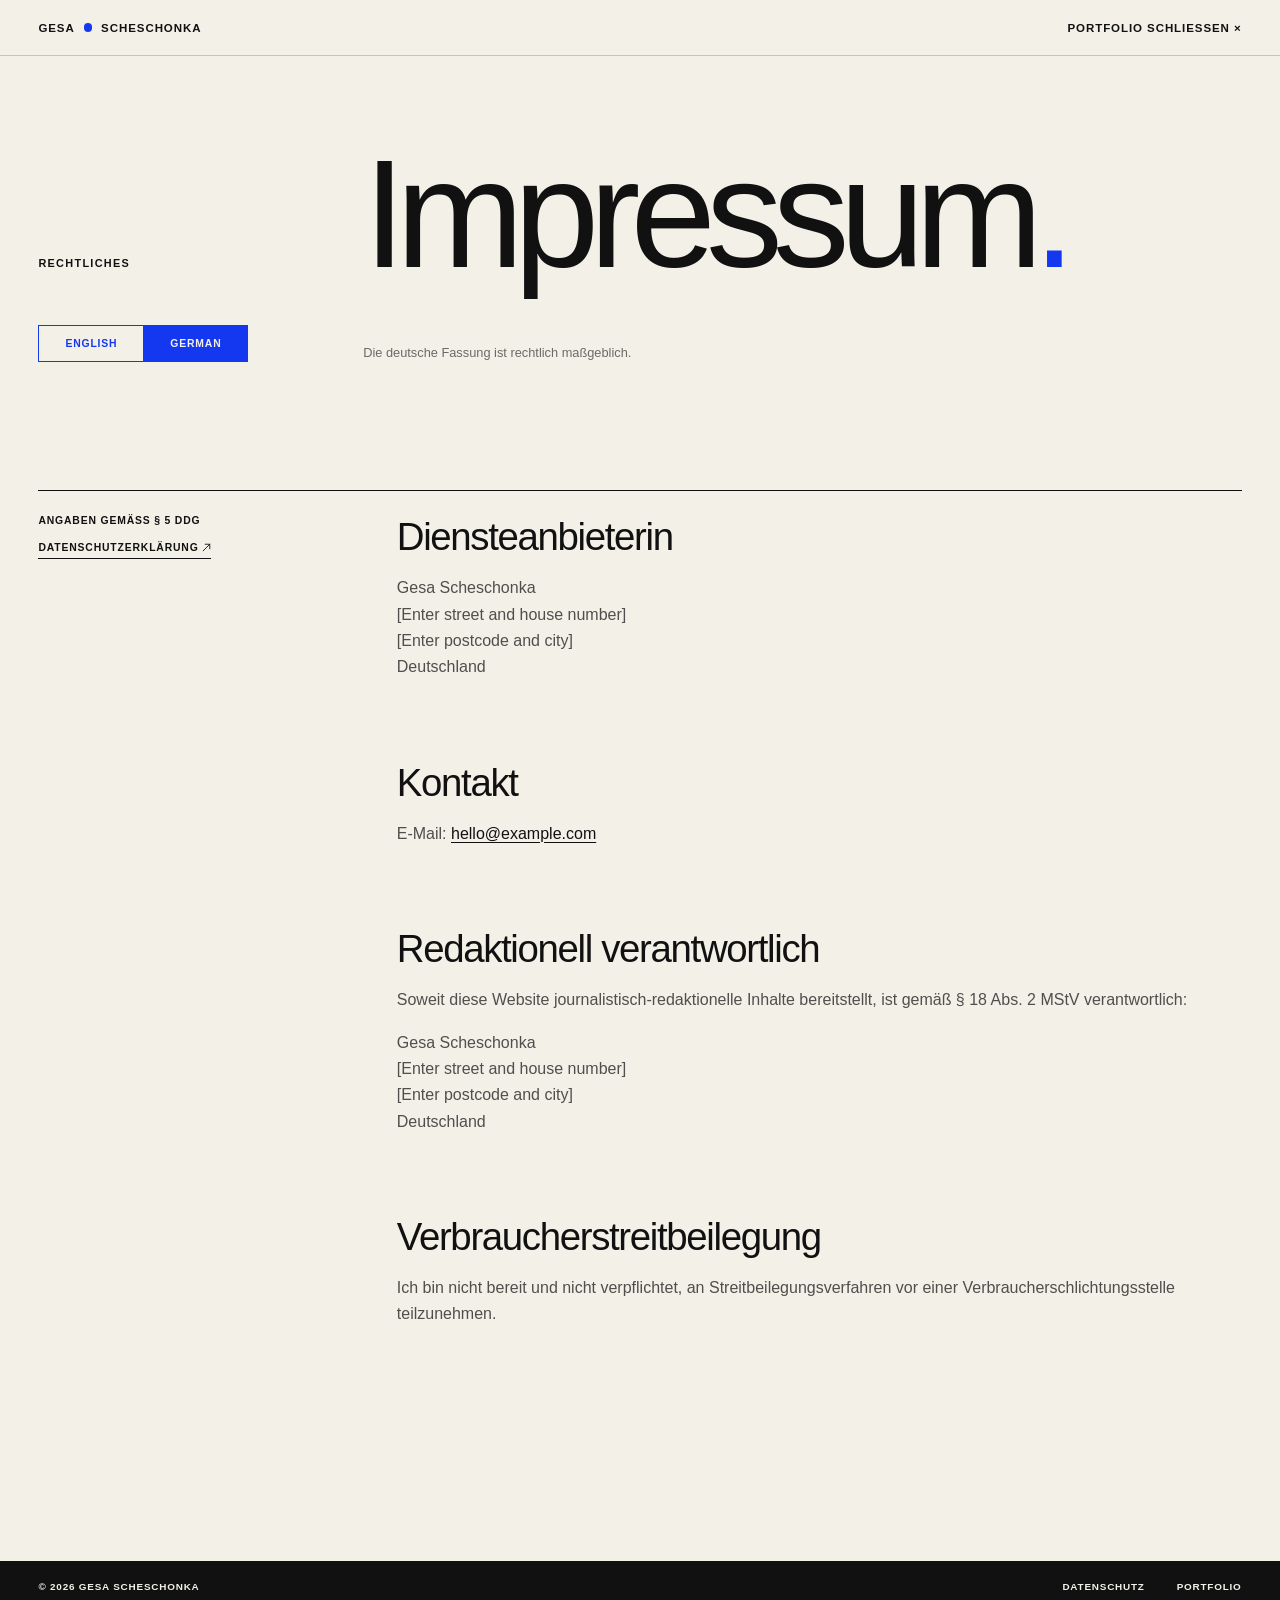
<file: impressum-de.html>
<!doctype html>
<html lang="de">
  <head>
    <meta charset="UTF-8" />
    <meta name="viewport" content="width=device-width, initial-scale=1" />
    <meta name="robots" content="noindex" />
    <meta name="theme-color" content="#f3f0e8" />
    <title>Impressum — Gesa Scheschonka</title>
    <link
      rel="icon"
      href="data:image/svg+xml,%3Csvg xmlns='http://www.w3.org/2000/svg' viewBox='0 0 100 100'%3E%3Crect width='100' height='100' rx='50' fill='%231438f0'/%3E%3Ctext x='50' y='61' text-anchor='middle' font-family='Arial' font-size='43' fill='%23f3f0e8'%3EGS%3C/text%3E%3C/svg%3E"
    />
    <link rel="stylesheet" href="styles.css?v=dc46efece771" />
    <script>
      window.addEventListener("DOMContentLoaded", async () => {
        const version = "f1db37b7c266";
        const loadScript = (source) =>
          new Promise((resolve, reject) => {
            const script = document.createElement("script");
            script.src = `${source}?v=${version}`;
            script.onload = resolve;
            script.onerror = () => reject(new Error(`Could not load ${source}`));
            document.head.append(script);
          });

        try {
          await loadScript("content/content.js");
          await loadScript("legal.js");
        } catch (error) {
          console.error(error);
        }
      });
    </script>
  </head>
  <body class="legal-page">
    <header class="legal-header">
      <a class="wordmark" href="index.html" aria-label="Zurück zum Portfolio">
        <span data-legal="firstName">Gesa</span>
        <span class="wordmark-dot" aria-hidden="true"></span>
        <span data-legal="lastName">Scheschonka</span>
      </a>
      <a href="index.html">Portfolio schließen ×</a>
    </header>

    <main class="legal-main">
      <div class="legal-title">
        <p class="section-label">Rechtliches</p>
        <h1>Impressum</h1>
        <nav class="legal-language-switch" aria-label="Sprache auswählen">
          <a href="impressum.html?v=20260810-2" lang="en" hreflang="en">English</a>
          <a href="impressum-de.html?v=20260810-2" lang="de" aria-current="page">German</a>
        </nav>
        <p class="legal-lang-note">Die deutsche Fassung ist rechtlich maßgeblich.</p>
      </div>

      <div class="legal-layout">
        <aside>
          <p>Angaben gemäß § 5 DDG</p>
          <a href="datenschutz-de.html">Datenschutzerklärung <span class="ui-arrow" aria-hidden="true"></span></a>
        </aside>

        <div class="legal-copy">
          <section>
            <h2>Diensteanbieterin</h2>
            <address>
              <span data-legal="fullName">Gesa Scheschonka</span><br />
              <span data-legal="street">[Straße und Hausnummer eintragen]</span><br />
              <span data-legal="postalCity">[PLZ und Ort eintragen]</span><br />
              <span data-legal="country">Deutschland</span>
            </address>
          </section>

          <section>
            <h2>Kontakt</h2>
            <p>
              E-Mail: <a data-legal-email href="mailto:hello@example.com">hello@example.com</a>
            </p>
          </section>

          <section data-optional-legal="vatId" hidden>
            <h2>Umsatzsteuer-Identifikationsnummer</h2>
            <p>
              Umsatzsteuer-Identifikationsnummer gemäß § 27a Umsatzsteuergesetz:
              <span data-legal="vatId"></span>
            </p>
          </section>

          <section>
            <h2>Redaktionell verantwortlich</h2>
            <p>
              Soweit diese Website journalistisch-redaktionelle Inhalte bereitstellt, ist gemäß
              § 18 Abs. 2 MStV verantwortlich:
            </p>
            <address>
              <span data-legal="editorialResponsible">Gesa Scheschonka</span><br />
              <span data-legal="street">[Straße und Hausnummer eintragen]</span><br />
              <span data-legal="postalCity">[PLZ und Ort eintragen]</span><br />
              <span data-legal="country">Deutschland</span>
            </address>
          </section>

          <section>
            <h2>Verbraucherstreitbeilegung</h2>
            <p>
              Ich bin nicht bereit und nicht verpflichtet, an Streitbeilegungsverfahren vor einer
              Verbraucherschlichtungsstelle teilzunehmen.
            </p>
          </section>
        </div>
      </div>
    </main>

    <footer class="site-footer">
      <span>© <span data-year></span> <span data-legal="fullName">Gesa Scheschonka</span></span>
      <div>
        <a href="datenschutz-de.html">Datenschutz</a>
        <a href="index.html">Portfolio</a>
      </div>
    </footer>
  </body>
</html>
</file>
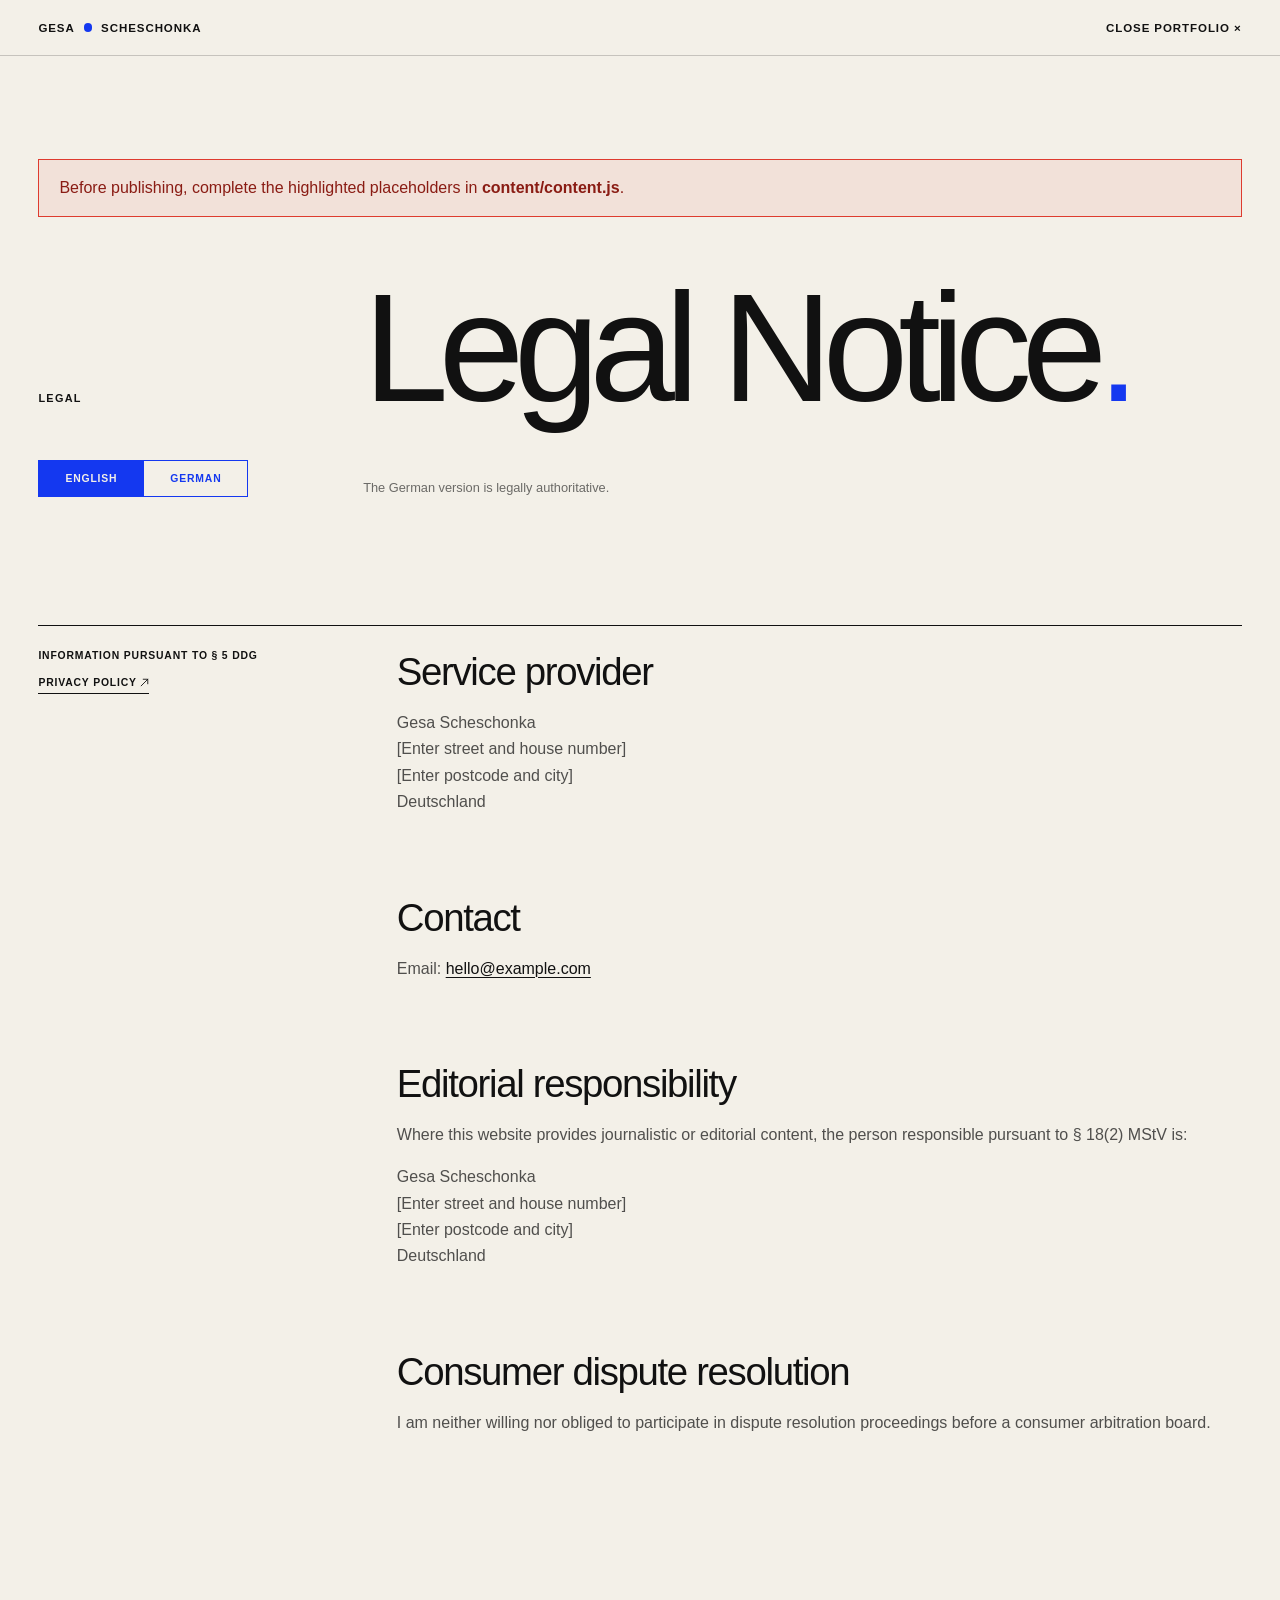
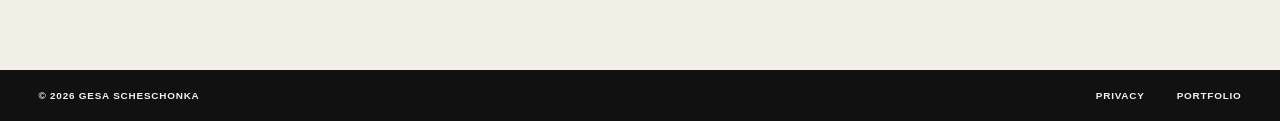
<file: impressum.html>
<!doctype html>
<html lang="en">
  <head>
    <meta charset="UTF-8" />
    <meta name="viewport" content="width=device-width, initial-scale=1" />
    <meta name="robots" content="noindex" />
    <meta name="theme-color" content="#f3f0e8" />
    <title>Legal Notice — Gesa Scheschonka</title>
    <link
      rel="icon"
      href="data:image/svg+xml,%3Csvg xmlns='http://www.w3.org/2000/svg' viewBox='0 0 100 100'%3E%3Crect width='100' height='100' rx='50' fill='%231438f0'/%3E%3Ctext x='50' y='61' text-anchor='middle' font-family='Arial' font-size='43' fill='%23f3f0e8'%3EGS%3C/text%3E%3C/svg%3E"
    />
    <link rel="stylesheet" href="styles.css?v=dc46efece771" />
    <script>
      window.addEventListener("DOMContentLoaded", async () => {
        const version = "f1db37b7c266";
        const loadScript = (source) =>
          new Promise((resolve, reject) => {
            const script = document.createElement("script");
            script.src = `${source}?v=${version}`;
            script.onload = resolve;
            script.onerror = () => reject(new Error(`Could not load ${source}`));
            document.head.append(script);
          });

        try {
          await loadScript("content/content.js");
          await loadScript("legal.js");
        } catch (error) {
          console.error(error);
        }
      });
    </script>
  </head>
  <body class="legal-page">
    <header class="legal-header">
      <a class="wordmark" href="index.html" aria-label="Back to the portfolio">
        <span data-legal="firstName">Gesa</span>
        <span class="wordmark-dot" aria-hidden="true"></span>
        <span data-legal="lastName">Scheschonka</span>
      </a>
      <a href="index.html">Close portfolio ×</a>
    </header>

    <main class="legal-main">
      <p class="legal-warning" data-legal-warning hidden>
        Before publishing, complete the highlighted placeholders in
        <strong>content/content.js</strong>.
      </p>

      <div class="legal-title">
        <p class="section-label">Legal</p>
        <h1>Legal Notice</h1>
        <nav class="legal-language-switch" aria-label="Select language">
          <a href="impressum.html" lang="en" aria-current="page">English</a>
          <a href="impressum-de.html?v=20260810-2" lang="de" hreflang="de">German</a>
        </nav>
        <p class="legal-lang-note">The German version is legally authoritative.</p>
      </div>

      <div class="legal-layout">
        <aside>
          <p>Information pursuant to § 5 DDG</p>
          <a href="datenschutz.html">Privacy policy <span class="ui-arrow" aria-hidden="true"></span></a>
        </aside>

        <div class="legal-copy">
          <section>
            <h2>Service provider</h2>
            <address>
              <span data-legal="fullName">Gesa Scheschonka</span><br />
              <span data-legal="street">[Enter street and house number]</span><br />
              <span data-legal="postalCity">[Enter postcode and city]</span><br />
              <span data-legal="country">Deutschland</span>
            </address>
          </section>

          <section>
            <h2>Contact</h2>
            <p>
              Email: <a data-legal-email href="mailto:hello@example.com">hello@example.com</a>
            </p>
          </section>

          <section data-optional-legal="vatId" hidden>
            <h2>VAT identification number</h2>
            <p>
              VAT identification number pursuant to § 27a of the German VAT Act:
              <span data-legal="vatId"></span>
            </p>
          </section>

          <section>
            <h2>Editorial responsibility</h2>
            <p>
              Where this website provides journalistic or editorial content, the person responsible
              pursuant to § 18(2) MStV is:
            </p>
            <address>
              <span data-legal="editorialResponsible">Gesa Scheschonka</span><br />
              <span data-legal="street">[Enter street and house number]</span><br />
              <span data-legal="postalCity">[Enter postcode and city]</span><br />
              <span data-legal="country">Deutschland</span>
            </address>
          </section>

          <section>
            <h2>Consumer dispute resolution</h2>
            <p>
              I am neither willing nor obliged to participate in dispute resolution proceedings
              before a consumer arbitration board.
            </p>
          </section>
        </div>
      </div>
    </main>

    <footer class="site-footer">
      <span>© <span data-year></span> <span data-legal="fullName">Gesa Scheschonka</span></span>
      <div>
        <a href="datenschutz.html">Privacy</a>
        <a href="index.html">Portfolio</a>
      </div>
    </footer>
  </body>
</html>
</file>
<file: styles.css>
:root {
  --paper: #f3f0e8;
  --ink: #111111;
  --accent: #1438f0;
  --red: #de3b2f;
  --line: rgba(17, 17, 17, 0.2);
  --display: "Neue Haas Grotesk Display Pro", "Helvetica Neue", Helvetica, Arial, sans-serif;
  --serif: var(--display);
  --sans: var(--display);
  --page: clamp(1.25rem, 3vw, 3.5rem);
  --grain-image: url("data:image/svg+xml,%3Csvg xmlns='http://www.w3.org/2000/svg' viewBox='0 0 200 200'%3E%3Cfilter id='n'%3E%3CfeTurbulence type='fractalNoise' baseFrequency='0.9' numOctaves='3' stitchTiles='stitch'/%3E%3C/filter%3E%3Crect width='100%25' height='100%25' filter='url(%23n)'/%3E%3C/svg%3E");
}

* {
  box-sizing: border-box;
}

html {
  scroll-behavior: smooth;
  overflow-x: clip;
}

body {
  margin: 0;
  overflow-x: hidden;
  background: var(--paper);
  color: var(--ink);
  font-family: var(--sans);
  font-size: 16px;
  -webkit-font-smoothing: antialiased;
}

body.dialog-is-open {
  overflow: hidden;
}

body.menu-is-open {
  overflow: hidden;
}

.grain {
  position: fixed;
  z-index: 3;
  inset: 0;
  background-image: var(--grain-image);
  background-size: 220px 220px;
  opacity: 0.045;
  mix-blend-mode: overlay;
  pointer-events: none;
}

::selection {
  background: var(--accent);
  color: white;
}

a {
  color: inherit;
  text-decoration: none;
}

button {
  color: inherit;
  font: inherit;
}

/* iOS paints a translucent rectangle over any tapped control, which reads as a
   stray square on round buttons. Controls provide their own :active feedback. */
a,
button {
  -webkit-tap-highlight-color: transparent;
}

.ui-arrow {
  --arrow-rotation: 0deg;
  display: inline-block;
  width: 0.82em;
  height: 0.82em;
  flex: 0 0 auto;
  background: currentColor;
  -webkit-mask: url("data:image/svg+xml,%3Csvg xmlns='http://www.w3.org/2000/svg' viewBox='0 0 16 16'%3E%3Cpath d='M2.5 13.5 13.5 2.5M6 2.5h7.5V10' fill='none' stroke='black' stroke-width='1.5' stroke-linecap='square' stroke-linejoin='miter'/%3E%3C/svg%3E") center / contain no-repeat;
  mask: url("data:image/svg+xml,%3Csvg xmlns='http://www.w3.org/2000/svg' viewBox='0 0 16 16'%3E%3Cpath d='M2.5 13.5 13.5 2.5M6 2.5h7.5V10' fill='none' stroke='black' stroke-width='1.5' stroke-linecap='square' stroke-linejoin='miter'/%3E%3C/svg%3E") center / contain no-repeat;
  transform: rotate(var(--arrow-rotation));
  transform-origin: center;
  vertical-align: -0.08em;
}

.ui-arrow--se {
  --arrow-rotation: 90deg;
}

.ui-arrow--down {
  --arrow-rotation: 135deg;
}

.ui-arrow--up {
  --arrow-rotation: -45deg;
}

.ui-arrow--e {
  --arrow-rotation: 45deg;
}

.ui-arrow--w {
  --arrow-rotation: 225deg;
}

/* Same mask technique and stroke weight as .ui-arrow, so the close control
   reads as part of the same icon set. */
.ui-cross {
  display: inline-block;
  width: 0.82em;
  height: 0.82em;
  flex: 0 0 auto;
  background: currentColor;
  -webkit-mask: url("data:image/svg+xml,%3Csvg xmlns='http://www.w3.org/2000/svg' viewBox='0 0 16 16'%3E%3Cpath d='M3 3 13 13M13 3 3 13' fill='none' stroke='black' stroke-width='1.5' stroke-linecap='square' stroke-linejoin='miter'/%3E%3C/svg%3E") center / contain no-repeat;
  mask: url("data:image/svg+xml,%3Csvg xmlns='http://www.w3.org/2000/svg' viewBox='0 0 16 16'%3E%3Cpath d='M3 3 13 13M13 3 3 13' fill='none' stroke='black' stroke-width='1.5' stroke-linecap='square' stroke-linejoin='miter'/%3E%3C/svg%3E") center / contain no-repeat;
}

img {
  display: block;
  max-width: 100%;
}

.skip-link {
  position: fixed;
  z-index: 100;
  top: 1rem;
  left: 1rem;
  padding: 0.75rem 1rem;
  transform: translateY(-200%);
  background: var(--ink);
  color: white;
}

.skip-link:focus {
  transform: translateY(0);
}

.site-header {
  position: fixed;
  z-index: 50;
  inset: 0 0 auto;
  display: grid;
  grid-template-columns: 1fr auto 1fr;
  align-items: center;
  padding: 1.35rem var(--page);
  background: var(--paper);
  text-transform: uppercase;
  font-size: 0.72rem;
  font-weight: 600;
  letter-spacing: 0.08em;
}

.wordmark {
  display: flex;
  align-items: center;
  justify-self: start;
  gap: 0.55rem;
}

.wordmark-dot {
  width: 0.55rem;
  aspect-ratio: 1;
  border-radius: 50%;
  background: var(--accent);
}

.site-nav {
  display: flex;
  justify-self: end;
  gap: clamp(1rem, 2.5vw, 2.75rem);
}

.site-nav a,
.site-footer a,
.text-link {
  position: relative;
}

.site-nav a::after,
.site-footer a::after,
.text-link::after {
  position: absolute;
  right: 0;
  bottom: -0.25rem;
  left: 0;
  height: 1px;
  transform: scaleX(0);
  transform-origin: right;
  background: currentColor;
  content: "";
  transition: transform 300ms ease;
}

.site-nav a:hover::after,
.site-footer a:hover::after,
.text-link:hover::after {
  transform: scaleX(1);
  transform-origin: left;
}

.menu-toggle {
  display: none;
}

.hero {
  position: relative;
  isolation: isolate;
  overflow: hidden;
  min-height: 100svh;
  display: flex;
  flex-direction: column;
  justify-content: space-between;
  padding: clamp(8rem, 14vh, 11rem) var(--page) clamp(2rem, 5vh, 4rem);
  border-bottom: 1px solid var(--line);
}

.hero::before {
  position: absolute;
  z-index: -1;
  top: clamp(-25rem, -26vw, -20rem);
  right: clamp(-34rem, -25vw, -20rem);
  width: clamp(64rem, 90vw, 98rem);
  aspect-ratio: 1;
  border: 1px solid var(--accent);
  border-radius: 50%;
  content: "";
  opacity: 0.18;
}

.hero-kicker span:first-child {
  color: var(--accent);
}

.hero-kicker,
.hero-bottom,
.statement-meta,
.contact-meta {
  display: flex;
  align-items: center;
  justify-content: space-between;
  gap: 2rem;
  text-transform: uppercase;
  font-size: 0.68rem;
  font-weight: 600;
  letter-spacing: 0.1em;
}

.hero h1 {
  max-width: 13ch;
  margin: auto 0;
  padding: 5vh 0;
  font-family: var(--serif);
  font-size: clamp(4.6rem, 11.25vw, 12rem);
  font-weight: 400;
  line-height: 0.79;
  letter-spacing: -0.055em;
}

.hero h1::after {
  color: var(--accent);
  content: ".";
}

.hero-bottom > p {
  max-width: 36rem;
  margin: 0;
  text-transform: none;
  font-size: clamp(1rem, 1.45vw, 1.3rem);
  font-weight: 400;
  line-height: 1.45;
  letter-spacing: -0.02em;
}

.circle-link {
  width: clamp(5rem, 8vw, 7.5rem);
  aspect-ratio: 1;
  display: flex;
  align-items: center;
  justify-content: center;
  gap: 0.35rem;
  flex: 0 0 auto;
  border: 1px solid var(--accent);
  border-radius: 50%;
  color: var(--accent);
  transition: color 250ms ease, background 250ms ease, transform 250ms ease;
}

@media (hover: hover) and (pointer: fine) {
  .circle-link:hover {
    transform: rotate(8deg);
    background: var(--accent);
    color: var(--paper);
  }
}

.section-pad {
  padding: clamp(5rem, 10vw, 10rem) var(--page);
}

.section-label {
  margin: 0;
  text-transform: uppercase;
  font-size: 0.68rem;
  font-weight: 600;
  letter-spacing: 0.12em;
}

.statement {
  min-height: 85vh;
  display: grid;
  grid-template-columns: minmax(8rem, 1fr) minmax(0, 4fr);
  grid-template-rows: 1fr auto;
  gap: 4rem 2rem;
  background: var(--ink);
  color: var(--paper);
}

.statement-copy {
  position: relative;
  max-width: 24ch;
  margin: 0;
  padding-top: 2rem;
  font-family: var(--serif);
  font-size: clamp(2.8rem, 6vw, 7rem);
  line-height: 0.98;
  letter-spacing: -0.035em;
}

.statement-copy::before {
  position: absolute;
  top: 0;
  left: 0;
  width: clamp(2.5rem, 4vw, 4.5rem);
  height: 0.35rem;
  border-radius: 999px;
  background: var(--accent);
  content: "";
}

.statement-meta {
  grid-column: 2;
  padding-top: 1.5rem;
  border-top: 1px solid rgba(243, 240, 232, 0.3);
}

.section-intro {
  display: grid;
  grid-template-columns: 1fr 3fr auto;
  align-items: end;
  gap: 2rem;
}

.section-intro h2,
.vita-heading h2 {
  margin: 0;
  font-family: var(--serif);
  font-size: clamp(5rem, 12vw, 12rem);
  font-weight: 400;
  line-height: 0.7;
  letter-spacing: -0.06em;
}

.vita-heading h2 {
  font-size: clamp(4rem, 9vw, 8.5rem);
}

.section-intro h2 span,
.vita-heading h2 span {
  color: var(--accent);
}

.work-count {
  margin: 0;
  text-transform: uppercase;
  font-size: 0.68rem;
  font-weight: 600;
  letter-spacing: 0.1em;
}

.project-list {
  --project-gap: clamp(0.5rem, 0.9vw, 0.9rem);
  display: flex;
  flex-direction: column;
  margin-top: clamp(4rem, 7vw, 7rem);
  gap: clamp(3rem, 5vw, 5.5rem);
}

.project-row {
  display: flex;
  align-items: flex-start;
  gap: var(--project-gap);
}

.project-card {
  position: relative;
  flex: var(--w, 1) 1 0;
  min-width: 0;
}

/* Every tile in a row carries an aspect ratio equal to its share of the row
   width, so their heights resolve to the same value and the row stays flush. */
.project-card .project-image-wrap {
  aspect-ratio: var(--card-aspect);
}

/* Only the visual fills the wrapper — the credit pill is also a child here and
   must keep its own size. */
.project-card .project-image-wrap > .project-image,
.project-card .project-image-wrap > .case-cover,
.project-card .project-image-wrap > .project-media-reel,
.project-card .project-image-wrap > .project-media-collage {
  width: 100%;
  height: 100%;
}

.project-card .project-image-wrap > .project-image {
  object-fit: cover;
}

/* The lead project runs full width at its own aspect ratio — never cropped. */
.project-card--hero {
  flex: 1 1 100%;
}

.project-card--hero .project-image-wrap {
  aspect-ratio: auto;
}

.project-card--hero .project-image-wrap > .project-image {
  height: auto;
  object-fit: contain;
}

.project-open {
  position: absolute;
  z-index: 9;
  inset: 0;
  padding: 0;
  border: 0;
  background: transparent;
  cursor: pointer;
}

.project-open:focus-visible {
  outline: 2px solid var(--accent);
  outline-offset: 5px;
}

.project-image-wrap {
  position: relative;
  margin: 0;
  overflow: hidden;
  background: #dedad0;
}

@media (hover: hover) and (pointer: fine) {
  .project-card .project-image {
    filter: grayscale(0.9) contrast(1.04);
    transition: transform 800ms cubic-bezier(0.2, 0.7, 0, 1), filter 700ms ease;
  }

  .project-card .project-media-asset {
    filter: grayscale(0.9) contrast(1.04);
    transition: filter 700ms ease;
  }

  .project-card:hover .project-image,
  .project-card:hover .project-media-asset {
    filter: grayscale(0) contrast(1);
  }
}

.project-image {
  width: 100%;
  height: auto;
  transition: transform 800ms cubic-bezier(0.2, 0.7, 0, 1);
}

.project-media-reel {
  position: relative;
  width: 100%;
  aspect-ratio: 4 / 3;
  overflow: hidden;
  background: #08080c;
  isolation: isolate;
  transition: transform 800ms cubic-bezier(0.2, 0.7, 0, 1);
}

.project-media-collage {
  position: relative;
  display: grid;
  width: 100%;
  aspect-ratio: 16 / 9;
  gap: 2px;
  overflow: hidden;
  background: var(--paper);
  transition: transform 800ms cubic-bezier(0.2, 0.7, 0, 1);
  /* Default, overridden per layout below. */
  grid-template-columns: minmax(0, 1.35fr) minmax(0, 0.85fr);
  grid-template-rows: repeat(2, minmax(0, 1fr));
}

/* One frame cycling the whole set — no split at all. */
.project-media-collage--single {
  grid-template-columns: minmax(0, 1fr);
  grid-template-rows: minmax(0, 1fr);
}

/* Large left, two stacked right. */
.project-media-collage--feature .project-media-panel--1 {
  grid-row: 1 / 3;
}

.project-media-collage--feature .project-media-panel--2 {
  grid-column: 2;
  grid-row: 1;
}

.project-media-collage--feature .project-media-panel--3 {
  grid-column: 2;
  grid-row: 2;
}

/* Two stacked left, large right. */
.project-media-collage--mirror {
  grid-template-columns: minmax(0, 0.85fr) minmax(0, 1.35fr);
}

.project-media-collage--mirror .project-media-panel--1 {
  grid-column: 1;
  grid-row: 1;
}

.project-media-collage--mirror .project-media-panel--2 {
  grid-column: 1;
  grid-row: 2;
}

.project-media-collage--mirror .project-media-panel--3 {
  grid-column: 2;
  grid-row: 1 / 3;
}

/* Two equal columns. */
.project-media-collage--duo {
  grid-template-columns: repeat(2, minmax(0, 1fr));
  grid-template-rows: minmax(0, 1fr);
}

/* Three equal columns. */
.project-media-collage--triptych {
  grid-template-columns: repeat(3, minmax(0, 1fr));
  grid-template-rows: minmax(0, 1fr);
}

/* Wide top, two beneath. */
.project-media-collage--stack {
  grid-template-columns: repeat(2, minmax(0, 1fr));
  grid-template-rows: minmax(0, 1.25fr) minmax(0, 0.75fr);
}

.project-media-collage--stack .project-media-panel--1 {
  grid-column: 1 / 3;
}

/* Layouts fall back gracefully when a project has fewer images than panels. */
.project-media-collage > .project-media-panel:only-child {
  grid-column: 1 / -1;
  grid-row: 1 / -1;
}

.project-media-collage .project-media-reel {
  height: 100%;
  min-height: 0;
  aspect-ratio: auto;
  transition: none;
}

.project-media-collage .project-media-reel::after {
  display: none;
}

.project-media-reel::after {
  position: absolute;
  z-index: 4;
  right: 0;
  bottom: 0;
  left: 0;
  height: 2px;
  background: linear-gradient(90deg, var(--accent) 0 28%, transparent 28%);
  content: "";
  pointer-events: none;
}

.project-media-slide {
  position: absolute;
  inset: 0;
  overflow: hidden;
  opacity: 0;
  pointer-events: none;
  transform: scale(1.055);
  transition:
    opacity 520ms cubic-bezier(0.45, 0, 0.55, 1),
    transform 1500ms cubic-bezier(0.2, 0.7, 0, 1);
}

.project-media-slide.is-active {
  z-index: 1;
  opacity: 1;
  transform: scale(1);
}

.project-media-asset {
  display: block;
  width: 100%;
  height: 100%;
  object-fit: cover;
}

.project-media-video {
  background: #08080c;
}

/* The row sets each tile's height, so generated covers and media edits just
   fill their wrapper instead of carrying a ratio of their own. */
/* The row sets each tile's height, so generated covers and media edits just
   fill their wrapper instead of carrying a ratio of their own. */
.project-card .project-image-wrap > .case-cover,
.project-card .project-image-wrap > .project-media-reel,
.project-card .project-image-wrap > .project-media-collage {
  aspect-ratio: auto;
}

.project-card--hero .project-image-wrap > .case-cover,
.project-card--hero .project-image-wrap > .project-media-reel,
.project-card--hero .project-image-wrap > .project-media-collage {
  height: clamp(32rem, 72svh, 58rem);
}

@media (prefers-reduced-motion: reduce) {
  .project-media-slide {
    transition: none;
  }
}

.case-cover {
  --cover-bg: #1438f0;
  --cover-ink: #f3f0e8;
  --cover-accent: #9bb3ff;
  --cover-line: rgba(243, 240, 232, 0.42);
  --cover-glow: rgba(255, 255, 255, 0.23);
  position: relative;
  display: grid;
  width: 100%;
  aspect-ratio: 4 / 3;
  overflow: hidden;
  padding: clamp(1.35rem, 3vw, 2.6rem);
  background:
    radial-gradient(circle at 76% 24%, var(--cover-glow), transparent 35%),
    var(--cover-bg);
  color: var(--cover-ink);
  isolation: isolate;
  transition: transform 800ms cubic-bezier(0.2, 0.7, 0, 1);
}

.case-cover::after {
  position: absolute;
  z-index: 6;
  inset: 0;
  background: url("assets/site/grain.png") repeat;
  content: "";
  opacity: 0.22;
  pointer-events: none;
  mix-blend-mode: soft-light;
}

.case-cover-grid {
  position: absolute;
  z-index: -1;
  inset: 0;
  background-image:
    linear-gradient(var(--cover-line) 1px, transparent 1px),
    linear-gradient(90deg, var(--cover-line) 1px, transparent 1px);
  background-size: 25% 25%;
  opacity: 0.26;
}

.case-cover-shape {
  position: absolute;
  z-index: -1;
  border: 1px solid var(--cover-line);
  pointer-events: none;
}

.case-cover-shape-a {
  top: -26%;
  right: -17%;
  width: 68%;
  aspect-ratio: 1;
  border-radius: 50%;
}

.case-cover-shape-b {
  bottom: -14%;
  left: -10%;
  width: 58%;
  aspect-ratio: 1;
  background: var(--cover-accent);
  clip-path: polygon(0 58%, 100% 0, 72% 100%);
  opacity: 0.72;
}

.case-cover-kicker,
.case-cover-meta,
.case-cover-monogram {
  position: relative;
  z-index: 2;
  text-transform: uppercase;
  font-size: clamp(0.52rem, 0.75vw, 0.7rem);
  font-weight: 600;
  letter-spacing: 0.1em;
}

.case-cover-kicker {
  align-self: start;
  max-width: 58%;
}

.project-image-wrap .case-cover-kicker {
  max-width: 72%;
  padding-left: 3rem;
}

.case-cover strong {
  position: relative;
  z-index: 2;
  align-self: center;
  max-width: 11ch;
  font-family: var(--display);
  font-size: clamp(2.15rem, 4vw, 4.8rem);
  font-weight: 400;
  line-height: 0.84;
  letter-spacing: -0.065em;
  text-wrap: balance;
}

.case-cover-meta {
  display: flex;
  align-self: end;
  justify-content: space-between;
  gap: 1rem;
  padding-right: 3rem;
}

.case-cover-monogram {
  position: absolute;
  right: clamp(1.35rem, 3vw, 2.6rem);
  bottom: clamp(1.35rem, 3vw, 2.6rem);
  writing-mode: vertical-rl;
}

.case-cover--cannes {
  --cover-bg: #9a1b24;
  --cover-ink: #fff3df;
  --cover-accent: #e6b56c;
  --cover-line: rgba(255, 239, 213, 0.5);
  --cover-glow: rgba(255, 216, 158, 0.4);
}

.case-cover--runway {
  --cover-bg: #101010;
  --cover-ink: #f3f0e8;
  --cover-accent: #1438f0;
  --cover-line: rgba(243, 240, 232, 0.42);
  --cover-glow: rgba(89, 116, 255, 0.45);
}

.case-cover--beauty {
  --cover-bg: #e8a1b3;
  --cover-ink: #35161f;
  --cover-accent: #f6d7de;
  --cover-line: rgba(53, 22, 31, 0.4);
  --cover-glow: rgba(255, 247, 249, 0.62);
}

.case-cover--fashion {
  --cover-bg: #ff5c00;
  --cover-ink: #16120e;
  --cover-accent: #f9e715;
  --cover-line: rgba(22, 18, 14, 0.38);
  --cover-glow: rgba(255, 238, 160, 0.5);
}

.case-cover--silver {
  --cover-bg: #b7bdc8;
  --cover-ink: #10151d;
  --cover-accent: #edf0f4;
  --cover-line: rgba(16, 21, 29, 0.36);
  --cover-glow: rgba(255, 255, 255, 0.8);
}

.case-cover--resort {
  --cover-bg: #176f72;
  --cover-ink: #f8edda;
  --cover-accent: #d8bd74;
  --cover-line: rgba(248, 237, 218, 0.44);
  --cover-glow: rgba(150, 224, 219, 0.38);
}

.case-cover--denim {
  --cover-bg: #17365c;
  --cover-ink: #f2eee5;
  --cover-accent: #d65343;
  --cover-line: rgba(242, 238, 229, 0.4);
  --cover-glow: rgba(100, 155, 210, 0.45);
}

.case-cover--furla {
  --cover-bg: #edc13c;
  --cover-ink: #211700;
  --cover-accent: #ff714a;
  --cover-line: rgba(33, 23, 0, 0.36);
  --cover-glow: rgba(255, 250, 204, 0.7);
}

.case-cover--night {
  --cover-bg: #171725;
  --cover-ink: #f5eee4;
  --cover-accent: #7e6dff;
  --cover-line: rgba(245, 238, 228, 0.38);
  --cover-glow: rgba(126, 109, 255, 0.42);
}

.case-cover--red {
  --cover-bg: #bf1f2f;
  --cover-ink: #fff4e9;
  --cover-accent: #f49aaa;
  --cover-line: rgba(255, 244, 233, 0.4);
  --cover-glow: rgba(255, 222, 206, 0.52);
}

.case-cover--violet {
  --cover-bg: #542a83;
  --cover-ink: #fbf4e9;
  --cover-accent: #ff8d59;
  --cover-line: rgba(251, 244, 233, 0.42);
  --cover-glow: rgba(227, 166, 255, 0.4);
}

.case-cover--gold {
  --cover-bg: #b48a35;
  --cover-ink: #17130d;
  --cover-accent: #efe0b4;
  --cover-line: rgba(23, 19, 13, 0.38);
  --cover-glow: rgba(255, 245, 202, 0.64);
}

.case-cover--v2 .case-cover-shape-a {
  top: 18%;
  right: -25%;
  width: 84%;
}

.case-cover--v2 .case-cover-shape-b {
  bottom: -40%;
  left: 8%;
  width: 74%;
  transform: rotate(20deg);
}

.case-cover--v3 .case-cover-shape-a {
  top: -38%;
  right: 25%;
  width: 88%;
  border-radius: 0;
  transform: rotate(28deg);
}

.case-cover--v3 .case-cover-shape-b {
  right: -8%;
  bottom: -6%;
  left: auto;
  width: 48%;
  clip-path: circle(49%);
}

.case-cover--v4 .case-cover-grid {
  background-size: 12.5% 50%;
}

.case-cover--v4 .case-cover-shape-a {
  top: -9%;
  right: -8%;
  width: 47%;
  border-radius: 0;
}

.case-cover--v4 .case-cover-shape-b {
  bottom: -26%;
  left: -7%;
  width: 82%;
  transform: rotate(-12deg);
}

.case-cover--v5 .case-cover-shape-a {
  top: -52%;
  right: -7%;
  width: 95%;
}

.case-cover--v5 .case-cover-shape-b {
  bottom: 8%;
  left: -27%;
  width: 76%;
  transform: rotate(42deg);
}

.case-cover--v6 .case-cover-grid {
  transform: rotate(-16deg) scale(1.3);
}

.case-cover--v6 .case-cover-shape-a {
  top: 9%;
  right: 8%;
  width: 44%;
}

.case-cover--v6 .case-cover-shape-b {
  bottom: -30%;
  left: -22%;
  width: 92%;
  clip-path: polygon(0 0, 100% 35%, 42% 100%);
}

.project-image-credit {
  position: absolute;
  z-index: 8;
  right: 0.75rem;
  bottom: 0.75rem;
  max-width: calc(100% - 1.5rem);
  padding: 0.4rem 0.55rem;
  border-radius: 999px;
  background: rgba(243, 240, 232, 0.93);
  font-size: 0.5rem;
  font-weight: 600;
  line-height: 1.2;
  letter-spacing: 0.04em;
}

@media (hover: hover) and (pointer: fine) {
  .project-card:hover .project-image,
  .project-card:hover .case-cover,
  .project-card:hover .project-image-wrap > .project-media-reel,
  .project-card:hover .project-media-collage {
    transform: scale(1.035);
  }
}

.project-info {
  display: flex;
  flex-direction: column;
  gap: 0.7rem;
  padding-top: 1rem;
}

.project-meta {
  display: flex;
  justify-content: space-between;
  align-items: baseline;
  gap: 1rem;
  margin: 0;
  text-transform: uppercase;
  font-size: 0.62rem;
  font-weight: 600;
  letter-spacing: 0.09em;
}

.project-meta-left {
  display: flex;
  gap: 0.6rem;
}

.project-count {
  color: var(--accent);
}

.project-date {
  flex: 0 0 auto;
  color: rgba(17, 17, 17, 0.5);
  text-align: right;
}

.project-info h3 {
  display: flex;
  align-items: baseline;
  gap: 0.5rem;
  margin: 0;
  font-family: var(--serif);
  font-size: clamp(1.9rem, 2.7vw, 3.1rem);
  font-weight: 500;
  line-height: 0.95;
  letter-spacing: -0.04em;
}

.project-info h3 .ui-arrow {
  width: 0.6em;
  height: 0.6em;
  color: var(--accent);
  opacity: 0;
  transform: translateX(-0.4em);
  transition: opacity 300ms ease, transform 300ms ease;
}

@media (hover: hover) and (pointer: fine) {
  .project-card:hover .project-info h3 .ui-arrow {
    opacity: 1;
    transform: translateX(0);
  }
}

.clients {
  padding-top: clamp(4rem, 7vw, 7rem);
  padding-bottom: clamp(4rem, 7vw, 7rem);
  border-top: 1px solid var(--line);
  background: var(--paper);
  color: var(--ink);
}

.clients-heading {
  display: grid;
  grid-template-columns: 1fr 2fr;
  align-items: baseline;
  gap: 2rem;
  margin-bottom: clamp(2rem, 3vw, 3rem);
}

.clients-heading h2 {
  margin: 0;
  font-family: var(--display);
  font-size: clamp(2.5rem, 5vw, 5rem);
  font-weight: 500;
  line-height: 0.85;
  letter-spacing: -0.05em;
}

.clients-heading h2 span {
  color: var(--accent);
}

.client-grid {
  display: grid;
  grid-template-columns: repeat(6, minmax(0, 1fr));
  gap: 1px;
  padding: 1px;
  background: var(--line);
}

.client-tile {
  display: flex;
  min-width: 0;
  min-height: clamp(6.5rem, 8.5vw, 8rem);
  align-items: center;
  justify-content: center;
  flex-direction: column;
  gap: 0.65rem;
  padding: clamp(0.75rem, 1.25vw, 1.25rem);
  background: var(--paper);
}

.client-logo-image {
  display: block;
  width: min(100%, 8.5rem);
  max-height: 3rem;
  object-fit: contain;
  filter: grayscale(1) contrast(1.15);
}

.client-logo-image.is-inverted {
  filter: grayscale(1) invert(1) contrast(1.15);
}

.client-logo-image.is-blended {
  mix-blend-mode: multiply;
}

.client-logo-image.is-campaign {
  width: min(100%, 9.25rem);
  max-height: 4.4rem;
}

.client-logo-image.is-stacked {
  width: min(100%, 6.75rem);
  max-height: 4rem;
}

.client-logo-image.is-silk {
  transform: scale(0.72);
}

.client-logo-image.is-compact {
  transform: scale(0.84);
}

.client-logo-image.is-wide {
  transform: scale(1.1);
}

.client-tile:last-child {
  grid-column: span 2;
}

.client-logo-fallback {
  max-width: 100%;
  text-align: center;
  font-family: var(--display);
  font-size: clamp(1rem, 1.35vw, 1.35rem);
  font-weight: 700;
  line-height: 0.95;
  letter-spacing: -0.035em;
}

.client-logo-fallback.is-aspria {
  font-family: Georgia, "Times New Roman", serif;
  font-size: clamp(1rem, 1.5vw, 1.5rem);
  font-weight: 400;
  letter-spacing: 0.12em;
}

.client-logo-detail {
  max-width: 11rem;
  text-align: center;
  font-size: 0.6rem;
  font-weight: 700;
  line-height: 1.25;
  text-transform: uppercase;
  letter-spacing: 0.13em;
}

.about {
  padding-top: clamp(8rem, 15vw, 15rem);
}

.about-title-wrap h2 {
  margin: 1.5rem 0 clamp(4rem, 8vw, 8rem);
  font-family: var(--serif);
  font-size: clamp(4rem, 10vw, 10rem);
  font-weight: 400;
  line-height: 0.83;
  letter-spacing: -0.055em;
}

.about-title-wrap h2 span,
.about-title-wrap h2 em {
  display: block;
}

.about-title-wrap h2 em {
  margin-left: 17vw;
  color: var(--accent);
  font-weight: 400;
}

.about-grid {
  display: grid;
  grid-template-columns: minmax(18rem, 0.9fr) minmax(20rem, 1.1fr);
  gap: clamp(3rem, 9vw, 10rem);
  align-items: center;
}

.about-visual {
  position: relative;
  aspect-ratio: 4 / 5;
  display: grid;
  place-items: center;
  overflow: hidden;
  contain: paint;
  border-radius: 0;
  background:
    radial-gradient(
      circle at 58% 25%,
      color-mix(in srgb, var(--accent) 58%, #a9b8ff) 0,
      color-mix(in srgb, var(--accent) 84%, #6680ff) 34%,
      var(--accent) 68%
    );
  color: var(--paper);
}

.about-visual::before {
  position: absolute;
  z-index: 1;
  top: 5%;
  left: 50%;
  width: 76%;
  aspect-ratio: 0.82;
  border-radius: 50%;
  background: rgba(155, 181, 255, 0.2);
  filter: blur(2rem);
  transform: translateX(-50%);
  content: "";
}

.about-visual::after {
  position: absolute;
  z-index: 4;
  inset: 0;
  background-image: url("assets/site/grain.png");
  background-size: 6rem 6rem;
  mix-blend-mode: overlay;
  opacity: 0.38;
  content: "";
  pointer-events: none;
}

.about-portrait {
  position: absolute;
  z-index: 2;
  bottom: -17%;
  width: 120%;
  height: 120%;
  object-fit: contain;
  object-position: center bottom;
  filter: contrast(0.88);
}

.portrait-light {
  position: absolute;
  z-index: 1;
  top: 7%;
  left: 50%;
  width: 78%;
  height: 60%;
  border-radius: 50%;
  background: radial-gradient(
    ellipse at center,
    rgba(137, 177, 255, 0.3) 0,
    rgba(103, 153, 255, 0.16) 48%,
    rgba(103, 153, 255, 0) 74%
  );
  filter: blur(1.15rem);
  transform: translateX(-50%);
  pointer-events: none;
}

.about-copy {
  max-width: 42rem;
}

.about-lead {
  margin: 0 0 2rem;
  font-family: var(--serif);
  font-size: clamp(2rem, 3.5vw, 3.8rem);
  line-height: 1;
  letter-spacing: -0.035em;
}

.about-copy > p:not(.about-lead) {
  max-width: 35rem;
  color: rgba(17, 17, 17, 0.68);
  line-height: 1.65;
}

.text-link {
  display: inline-block;
  margin-top: 1.5rem;
  text-transform: uppercase;
  font-size: 0.7rem;
  font-weight: 600;
  letter-spacing: 0.08em;
}

.vita {
  background: #d9d9d5;
}

.vita-heading {
  display: grid;
  grid-template-columns: 1fr 3fr auto;
  align-items: end;
  gap: 2rem;
  margin-bottom: clamp(4rem, 8vw, 8rem);
}

.download-link {
  padding-bottom: 0.4rem;
  border-bottom: 1px solid var(--ink);
  text-transform: uppercase;
  font-size: 0.67rem;
  font-weight: 600;
  letter-spacing: 0.08em;
}

.timeline {
  display: grid;
  gap: clamp(5rem, 8vw, 8rem);
}

.timeline-group {
  border-top: 1px solid var(--ink);
}

.timeline-group-heading {
  display: grid;
  grid-template-columns: 1fr 3fr auto;
  align-items: baseline;
  gap: 2rem;
  padding: 1.2rem 0 clamp(2rem, 4vw, 3.5rem);
}

.timeline-group-heading p,
.timeline-group-heading h3 {
  margin: 0;
}

.timeline-group-heading p,
.timeline-group-heading span {
  color: var(--accent);
  font-size: 0.62rem;
  font-weight: 600;
  letter-spacing: 0.1em;
}

.timeline-group-heading h3 {
  font-family: var(--serif);
  font-size: clamp(2.5rem, 5vw, 5rem);
  font-weight: 400;
  line-height: 0.85;
  letter-spacing: -0.05em;
}

.timeline-row {
  display: grid;
  grid-template-columns: 1fr 3fr auto auto;
  align-items: start;
  gap: 2rem;
  padding: 1.5rem 0;
  border-bottom: 1px solid rgba(17, 17, 17, 0.35);
}

.timeline-row p,
.timeline-row h3 {
  margin: 0;
}

.timeline-period,
.timeline-type {
  text-transform: uppercase;
  font-size: 0.65rem;
  font-weight: 600;
  letter-spacing: 0.08em;
}

.timeline-role h3 {
  font-family: var(--serif);
  font-size: 1.45rem;
  font-weight: 500;
  line-height: 1;
  text-transform: uppercase;
  letter-spacing: -0.02em;
}

.timeline-role p {
  margin-top: 0.4rem !important;
  color: rgba(17, 17, 17, 0.65);
  line-height: 1.5;
}

.timeline-role p span {
  color: var(--ink);
}

.timeline-toggle,
.timeline-toggle-placeholder {
  width: 2rem;
  height: 2rem;
}

.timeline-toggle {
  display: grid;
  place-items: center;
  padding: 0;
  border: 1px solid var(--accent);
  border-radius: 50%;
  background: transparent;
  color: var(--accent);
  font-size: 0.9rem;
  cursor: pointer;
  transition: background 200ms ease, color 200ms ease;
}

.timeline-toggle .ui-arrow {
  transition: transform 250ms ease;
}

.timeline-toggle:focus-visible,
.timeline-toggle:active {
  background: var(--accent);
  color: var(--paper);
}

@media (hover: hover) and (pointer: fine) {
  .timeline-toggle:hover {
    background: var(--accent);
    color: var(--paper);
  }
}

.timeline-toggle[aria-expanded="true"] .ui-arrow {
  --arrow-rotation: 270deg;
}

.timeline-details {
  grid-column: 2 / -1;
  max-width: 64rem;
  padding: 0.75rem 4rem 0 0;
}

.timeline-details[hidden] {
  display: none;
}

.timeline-details ol {
  display: grid;
  grid-template-columns: repeat(2, minmax(0, 1fr));
  gap: 0 2rem;
  margin: 0;
  padding: 0;
  list-style: none;
}

.timeline-details li {
  position: relative;
  padding: 1.15rem 1rem 1.25rem 0;
  border-top: 1px solid rgba(17, 17, 17, 0.2);
  color: rgba(17, 17, 17, 0.68);
  font-size: 0.88rem;
  line-height: 1.55;
}

.timeline-details li::before {
  position: absolute;
  top: -1px;
  left: 0;
  width: 2.25rem;
  height: 2px;
  background: var(--accent);
  content: "";
}

.contact {
  min-height: 90vh;
  display: flex;
  flex-direction: column;
  justify-content: space-between;
  background: var(--accent);
  color: var(--paper);
}

.contact h2 {
  margin: auto 0;
  padding: 8vh 0;
  font-family: var(--serif);
  font-size: clamp(4.8rem, 11vw, 11rem);
  font-weight: 400;
  line-height: 0.77;
  letter-spacing: -0.055em;
}

.contact h2 em {
  padding-left: 12vw;
  font-weight: 400;
}

.contact-email {
  display: flex;
  justify-content: space-between;
  gap: 1rem;
  padding: 1.3rem 0;
  border-top: 1px solid rgba(243, 240, 232, 0.65);
  border-bottom: 1px solid rgba(243, 240, 232, 0.65);
  font-family: var(--serif);
  font-size: clamp(1.8rem, 4vw, 4rem);
}

.contact-email:hover span:last-child {
  transform: translate(0.25rem, -0.25rem);
}

.contact-email span:last-child {
  transition: transform 250ms ease;
}

.contact-meta {
  margin-top: 3rem;
}

.social-links {
  display: flex;
  gap: 1.5rem;
}

.site-footer {
  display: flex;
  justify-content: space-between;
  gap: 1rem;
  padding: 1.25rem var(--page);
  background: var(--ink);
  color: var(--paper);
  text-transform: uppercase;
  font-size: 0.62rem;
  font-weight: 600;
  letter-spacing: 0.08em;
}

.site-footer > div {
  display: flex;
  gap: clamp(1rem, 2.5vw, 2.5rem);
}

.legal-strip {
  display: grid;
  grid-template-columns: 1fr auto 1fr;
  align-items: center;
  gap: 2rem;
  padding: clamp(2rem, 4vw, 4rem) var(--page);
  border-top: 1px solid var(--ink);
  background: var(--paper);
  text-transform: uppercase;
  font-size: 0.65rem;
  font-weight: 600;
  letter-spacing: 0.08em;
}

.legal-strip > div {
  display: flex;
  gap: clamp(1.5rem, 4vw, 4rem);
}

.legal-strip > p {
  margin: 0;
}

.legal-strip a {
  padding-bottom: 0.3rem;
  border-bottom: 1px solid var(--ink);
}

.legal-strip > p:last-child {
  justify-self: end;
  color: rgba(17, 17, 17, 0.58);
}

.project-dialog {
  width: min(1120px, calc(100% - 2rem));
  max-height: calc(100svh - 2rem);
  padding: 0;
  border: 0;
  background: var(--paper);
  color: var(--ink);
}

.project-dialog::backdrop {
  background: rgba(0, 0, 0, 0.78);
  -webkit-backdrop-filter: blur(5px);
  backdrop-filter: blur(5px);
}

.dialog-toolbar {
  position: sticky;
  z-index: 5;
  top: 0;
  display: flex;
  align-items: center;
  justify-content: space-between;
  gap: 1rem;
  padding: 1.1rem clamp(1rem, 3vw, 1.5rem);
  background: var(--paper);
  border-bottom: 1px solid var(--line);
}

.dialog-index {
  color: rgba(17, 17, 17, 0.5);
  text-transform: uppercase;
  font-size: 0.64rem;
  font-weight: 600;
  letter-spacing: 0.1em;
}

.dialog-toolbar-actions {
  display: flex;
  align-items: center;
  gap: clamp(1rem, 2.5vw, 1.75rem);
}

.dialog-nav-btn,
.dialog-close {
  display: flex;
  align-items: center;
  justify-content: center;
  width: 2.85rem;
  height: 2.85rem;
  flex: 0 0 auto;
  padding: 0;
  border: 1px solid var(--accent);
  border-radius: 50%;
  -webkit-appearance: none;
  appearance: none;
  background: transparent;
  color: var(--accent);
  font-size: 0.95rem;
  line-height: 1;
  cursor: pointer;
  transition: background 250ms ease, color 250ms ease, transform 250ms ease;
}

.dialog-nav-btn:focus-visible,
.dialog-close:focus-visible {
  background: var(--accent);
  color: var(--paper);
  outline: none;
}

/* Touch devices keep :hover applied after a tap, which left these filled blue
   until something else was tapped. Hover styling is limited to real pointers;
   touch gets :active instead, which releases with the finger. */
@media (hover: hover) and (pointer: fine) {
  .dialog-nav-btn:hover,
  .dialog-close:hover {
    background: var(--accent);
    color: var(--paper);
  }

  .dialog-nav-btn:hover {
    transform: rotate(8deg);
  }

  .dialog-close:hover {
    transform: rotate(90deg);
  }
}

/* Touch feedback. iOS does not reliably apply :active to buttons on tap, and a
   tap is over too quickly to see in any case, so the script holds .is-pressed
   briefly. :active covers pointer devices pressing and holding. */
.dialog-nav-btn:active,
.dialog-close:active,
.dialog-nav-btn.is-pressed,
.dialog-close.is-pressed {
  background: var(--accent);
  color: var(--paper);
}

.dialog-nav-btn:active,
.dialog-nav-btn.is-pressed {
  transform: rotate(8deg);
}

.dialog-close:active,
.dialog-close.is-pressed {
  transform: rotate(90deg);
}

.dialog-nav-btn .ui-arrow,
.dialog-close .ui-cross {
  vertical-align: 0;
}

.dialog-image {
  display: block;
  width: auto;
  max-width: 100%;
  height: auto;
  max-height: 68svh;
  aspect-ratio: auto;
  margin-inline: auto;
  object-fit: contain;
}

.dialog-visual .case-cover {
  width: 100%;
  max-height: 68vh;
  object-fit: cover;
}

.dialog-visual {
  margin: 0;
  background: #dedad0;
}

.dialog-visual .case-cover {
  min-height: min(68vh, 42rem);
  aspect-ratio: 16 / 9;
}

.dialog-visual figcaption {
  padding: 0.65rem 1rem;
  border-bottom: 1px solid var(--line);
  color: rgba(17, 17, 17, 0.58);
  text-transform: uppercase;
  font-size: 0.55rem;
  font-weight: 600;
  letter-spacing: 0.08em;
}

.dialog-image-credit {
  display: flex;
  align-items: flex-start;
  justify-content: space-between;
  gap: 1rem;
}

.dialog-image-credit-copy {
  display: grid;
  max-width: 48rem;
  gap: 0.25rem;
}

.dialog-image-credit-copy strong {
  color: var(--ink);
  font-size: inherit;
  font-weight: 600;
}

.dialog-image-credit-copy small {
  color: rgba(17, 17, 17, 0.58);
  font-size: 0.52rem;
  font-weight: 500;
  line-height: 1.45;
  letter-spacing: 0.04em;
  text-transform: none;
}

.dialog-image-credit-links {
  display: flex;
  flex: 0 0 auto;
  flex-wrap: wrap;
  justify-content: flex-end;
  gap: 0.5rem 1rem;
}

.dialog-image-credit a {
  color: var(--accent);
  text-decoration: none;
}

.dialog-image-credit a:hover,
.dialog-image-credit a:focus-visible {
  text-decoration: underline;
  text-underline-offset: 0.2em;
}

.dialog-visual--private-media {
  background: #08080c;
}

.dialog-private-collage {
  position: relative;
  background: #08080c;
  font-size: 0;
}

/* Block-level rows, so each row's aspect-ratio sets its height. As flex items
   they would inherit min-height: auto and be stretched by the images'
   intrinsic height instead. */
.dialog-private-collage-row {
  display: flex;
  width: 100%;
  aspect-ratio: var(--row-ratio);
}

.dialog-private-collage-item {
  flex: var(--w, 1) 1 0;
  min-width: 0;
  min-height: 0;
  margin: 0;
  overflow: hidden;
  background: #08080c;
}

/* Featured films open a full-width row before the still-image edit. */
.dialog-private-collage-item:only-child {
  flex-basis: 100%;
}

.dialog-private-collage .project-media-asset {
  display: block;
  width: 100%;
  height: 100%;
  object-fit: cover;
}

.project-media-story {
  padding: clamp(2rem, 5vw, 5rem);
  background: #08080c;
  color: var(--paper);
}

.project-media-story-heading {
  display: flex;
  align-items: flex-start;
  justify-content: space-between;
  gap: 2rem;
  padding: 1rem 0 clamp(3rem, 7vw, 7rem);
  border-top: 1px solid rgba(243, 240, 232, 0.38);
}

.project-media-story-heading > div {
  display: flex;
  align-items: baseline;
  gap: 1rem;
}

.project-media-story-heading p,
.project-media-story-heading span,
.project-media-credit,
.project-media-story figcaption,
.project-media-motion-toggle {
  text-transform: uppercase;
  font-size: 0.58rem;
  font-weight: 600;
  letter-spacing: 0.1em;
}

.project-media-story-heading p,
.project-media-story-heading span,
.project-media-credit {
  margin: 0;
}

.project-media-story-heading span,
.project-media-credit,
.project-media-story figcaption {
  color: rgba(243, 240, 232, 0.58);
}

.project-media-motion-toggle {
  padding: 0 0 0.3rem;
  border: 0;
  border-bottom: 1px solid currentColor;
  border-radius: 0;
  background: transparent;
  color: var(--paper);
  cursor: pointer;
}

.project-media-motion-toggle:hover,
.project-media-motion-toggle:focus-visible {
  color: #8ba0ff;
  outline: none;
}

.project-media-motion {
  display: grid;
  grid-template-columns: minmax(0, 1.1fr) minmax(0, 0.9fr);
  align-items: start;
  gap: clamp(1rem, 4vw, 4rem);
  margin-bottom: clamp(5rem, 12vw, 12rem);
}

.project-media-motion figure:only-child {
  grid-column: 1 / -1;
  width: min(100%, 34rem);
  justify-self: center;
}

.project-media-motion figure,
.project-media-stills figure {
  min-width: 0;
  margin: 0;
}

.project-media-motion figure:nth-child(2) {
  margin-top: clamp(4rem, 9vw, 9rem);
}

.project-media-motion .project-media-asset {
  width: 100%;
  height: auto;
  aspect-ratio: 9 / 16;
  object-fit: cover;
}

.project-media-story figcaption {
  padding-top: 0.65rem;
}

.project-media-stills {
  display: grid;
  grid-template-columns: repeat(12, minmax(0, 1fr));
  align-items: start;
  gap: clamp(2rem, 7vw, 7rem) clamp(1rem, 3vw, 3rem);
}

.project-media-stills .project-media-asset {
  width: 100%;
  height: auto;
  object-fit: contain;
}

.project-media-stills figure:nth-child(1) {
  grid-column: 1 / span 5;
}

.project-media-stills figure:nth-child(2) {
  grid-column: 7 / span 6;
  margin-top: clamp(4rem, 9vw, 9rem);
}

.project-media-stills figure:nth-child(3) {
  grid-column: 3 / span 8;
}

.project-media-stills figure:nth-child(4) {
  grid-column: 1 / span 4;
}

.project-media-stills figure:nth-child(5) {
  grid-column: 7 / span 6;
  margin-top: clamp(3rem, 7vw, 7rem);
}

.project-media-stills figure:nth-child(6) {
  grid-column: 2 / span 10;
}

.project-media-credit {
  margin-top: clamp(4rem, 8vw, 8rem);
  padding-top: 1rem;
  border-top: 1px solid rgba(243, 240, 232, 0.38);
}

.dialog-rights-note {
  display: grid;
  margin-top: 2rem;
  padding: 1rem 0;
  border-top: 1px solid var(--line);
  border-bottom: 1px solid var(--line);
  gap: 0.65rem;
}

.dialog-rights-note > p {
  margin: 0;
  color: var(--accent);
  text-transform: uppercase;
  font-size: 0.62rem;
  font-weight: 700;
  letter-spacing: 0.1em;
}

.dialog-rights-note > span {
  max-width: 62rem;
  color: rgba(17, 17, 17, 0.68);
  font-size: 0.78rem;
  line-height: 1.55;
}

.dialog-rights-note > div {
  display: flex;
  flex-wrap: wrap;
  gap: 0.65rem 1.25rem;
}

.dialog-rights-note a {
  color: var(--accent);
  text-decoration: none;
  text-transform: uppercase;
  font-size: 0.6rem;
  font-weight: 700;
  letter-spacing: 0.08em;
}

.dialog-rights-note a:hover,
.dialog-rights-note a:focus-visible {
  text-decoration: underline;
  text-underline-offset: 0.2em;
}

.dialog-copy {
  padding: clamp(1.5rem, 5vw, 5rem);
}

.dialog-copy .project-type {
  display: block;
  margin: 0 0 1.5rem;
  color: var(--accent);
  text-transform: uppercase;
  font-size: 0.66rem;
  font-weight: 600;
  letter-spacing: 0.1em;
}

.dialog-copy h2 {
  max-width: 14ch;
  margin: 0 0 2rem;
  font-family: var(--serif);
  font-size: clamp(3rem, 7vw, 7rem);
  font-weight: 400;
  line-height: 0.88;
  letter-spacing: -0.05em;
}

.dialog-copy > p:not(.project-type) {
  max-width: 50rem;
  font-size: 1.1rem;
  line-height: 1.6;
}

.dialog-copy ul {
  display: flex;
  flex-wrap: wrap;
  margin: 2.25rem 0 0;
  /* Zero the browser's default list indent, or the tags sit 40px in from the
     title and description above them. */
  padding: 1.1rem 0 0;
  border-top: 1px solid var(--line);
  list-style: none;
}

.dialog-copy li {
  text-transform: uppercase;
  font-size: 0.62rem;
  font-weight: 600;
  letter-spacing: 0.07em;
}

.dialog-copy li:not(:last-child)::after {
  margin: 0 0.6em;
  content: "·";
  color: rgba(17, 17, 17, 0.4);
}

.dialog-sources {
  display: grid;
  grid-template-columns: minmax(9rem, 0.7fr) 2fr;
  gap: 1.5rem;
  margin-top: clamp(3rem, 6vw, 6rem);
  padding-top: 1.25rem;
  border-top: 1px solid var(--line);
}

.dialog-sources > p {
  margin: 0;
  text-transform: uppercase;
  font-size: 0.62rem;
  font-weight: 600;
  letter-spacing: 0.09em;
}

.dialog-sources > div {
  display: flex;
  flex-direction: column;
  align-items: flex-start;
  gap: 0.8rem;
}

.dialog-sources a {
  padding-bottom: 0.25rem;
  border-bottom: 1px solid currentColor;
  font-size: 0.82rem;
  font-weight: 600;
}

.reveal {
  opacity: 0;
  transform: translateY(1.5rem);
  transition: opacity 700ms ease, transform 700ms cubic-bezier(0.2, 0.7, 0, 1);
}

.reveal.is-visible {
  opacity: 1;
  transform: translateY(0);
}

.content-error,
.noscript {
  margin: 0;
  padding: 1rem;
  background: var(--red);
  color: white;
  text-align: center;
}

.legal-page {
  min-height: 100svh;
}

.legal-header {
  display: flex;
  align-items: center;
  justify-content: space-between;
  gap: 2rem;
  padding: 1.35rem var(--page);
  border-bottom: 1px solid var(--line);
  text-transform: uppercase;
  font-size: 0.72rem;
  font-weight: 600;
  letter-spacing: 0.08em;
}

.legal-main {
  min-height: calc(100svh - 8rem);
  padding: clamp(4rem, 8vw, 8rem) var(--page) clamp(6rem, 12vw, 12rem);
}

.legal-warning {
  margin: 0 0 clamp(3rem, 6vw, 6rem);
  padding: 1rem 1.25rem;
  border: 1px solid var(--red);
  background: rgba(222, 59, 47, 0.08);
  color: #8a1c14;
  line-height: 1.5;
}

.legal-title {
  display: grid;
  grid-template-columns: 1fr 3fr;
  align-items: end;
  gap: 2rem;
  margin-bottom: clamp(5rem, 10vw, 10rem);
}

.legal-title h1 {
  margin: 0;
  font-family: var(--display);
  font-size: clamp(4.4rem, 12vw, 12rem);
  font-weight: 500;
  line-height: 0.72;
  letter-spacing: -0.065em;
}

.legal-title h1::after {
  color: var(--accent);
  content: ".";
}

.legal-language-switch {
  display: inline-flex;
  align-items: stretch;
  justify-self: start;
  margin-top: 1.5rem;
  border: 1px solid var(--accent);
}

.legal-language-switch a {
  min-width: 6.5rem;
  padding: 0.75rem 1rem;
  color: var(--accent);
  text-align: center;
  text-transform: uppercase;
  font-size: 0.65rem;
  font-weight: 700;
  letter-spacing: 0.08em;
  transition:
    background-color 180ms ease,
    color 180ms ease;
}

.legal-language-switch a + a {
  border-left: 1px solid var(--accent);
}

.legal-language-switch a[aria-current="page"],
.legal-language-switch a:focus-visible {
  background: var(--accent);
  color: var(--paper);
}

@media (hover: hover) and (pointer: fine) {
  .legal-language-switch a:hover {
    background: var(--accent);
    color: var(--paper);
  }
}

/* Language-precedence note shared by both legal-page languages. */
.legal-lang-note {
  max-width: 46rem;
  margin: 1.5rem 0 0;
  color: rgba(17, 17, 17, 0.6);
  font-size: 0.8rem;
  line-height: 1.5;
}

.legal-lang-note a {
  color: var(--ink);
  text-decoration: underline;
  text-underline-offset: 0.18em;
}

.legal-layout {
  display: grid;
  grid-template-columns: 1fr 3fr;
  gap: clamp(2rem, 6vw, 8rem);
  border-top: 1px solid var(--ink);
  padding-top: 1.5rem;
}

.legal-layout aside {
  display: flex;
  flex-direction: column;
  align-items: flex-start;
  gap: 1rem;
  text-transform: uppercase;
  font-size: 0.65rem;
  font-weight: 600;
  letter-spacing: 0.08em;
}

.legal-layout aside p {
  margin: 0;
}

.legal-layout aside a {
  padding-bottom: 0.3rem;
  border-bottom: 1px solid var(--ink);
}

.legal-copy {
  max-width: 52rem;
}

.legal-copy section {
  padding: 0 0 clamp(2.5rem, 5vw, 5rem);
}

.legal-copy h2 {
  margin: 0 0 1rem;
  font-family: var(--display);
  font-size: clamp(1.7rem, 3vw, 2.8rem);
  font-weight: 500;
  letter-spacing: -0.035em;
}

.legal-copy p,
.legal-copy address {
  margin: 0 0 1rem;
  color: rgba(17, 17, 17, 0.72);
  font-style: normal;
  line-height: 1.65;
}

.legal-copy a {
  color: var(--ink);
  text-decoration: underline;
  text-decoration-thickness: 1px;
  text-underline-offset: 0.18em;
}

@media (max-width: 760px) {
  .site-header {
    position: fixed;
    width: 100%;
    grid-template-columns: minmax(0, 1fr) auto;
  }

  .menu-toggle {
    display: flex;
    align-items: center;
    justify-self: end;
    gap: 0.6rem;
    padding: 0;
    border: 0;
    background: transparent;
  }

  /* Below the open nav panel, so the blue field covers the name.
     .menu-toggle keeps z-index 40 so it stays tappable on top. */
  .wordmark {
    z-index: 20;
  }

  .menu-mark {
    width: 0.55rem;
    aspect-ratio: 1;
    border: 1px solid var(--ink);
    border-radius: 50%;
  }

  .menu-toggle[aria-expanded="true"] .menu-mark {
    background: var(--ink);
  }

  .site-nav {
    position: fixed;
    top: 0;
    right: 0;
    bottom: auto;
    left: auto;
    z-index: -1;
    display: flex;
    width: 66.666vw;
    max-width: 28rem;
    height: 100vh;
    height: 100dvh;
    min-height: 100svh;
    flex-direction: column;
    align-items: center;
    justify-content: center;
    justify-self: unset;
    gap: clamp(1.5rem, 4.5vh, 2.5rem);
    overflow-y: auto;
    padding:
      max(6rem, env(safe-area-inset-top))
      max(2rem, env(safe-area-inset-right))
      max(3rem, env(safe-area-inset-bottom))
      max(2rem, env(safe-area-inset-left));
    opacity: 0;
    visibility: hidden;
    background: var(--accent);
    color: var(--paper);
    font-family: var(--serif);
    font-size: clamp(3rem, 14vw, 4rem);
    font-weight: 400;
    text-transform: none;
    letter-spacing: -0.04em;
    transition: opacity 250ms ease, visibility 250ms ease;
  }

  .site-nav.is-open {
    z-index: 30;
    opacity: 1;
    visibility: visible;
  }

  .site-nav a {
    max-width: 100%;
    line-height: 0.95;
    text-align: center;
  }

  .menu-toggle {
    z-index: 40;
  }

  .hero {
    min-height: 100svh;
    padding-top: 8rem;
  }

  .hero::before {
    top: -15rem;
    right: -25rem;
    width: 50rem;
  }

  .hero h1 {
    width: 100%;
    max-width: 100%;
    font-size: clamp(3.8rem, 17vw, 6rem);
  }

  .hero-kicker span:last-child,
  .circle-link {
    display: none;
  }

  .hero-bottom > p {
    width: 100%;
    max-width: 100%;
  }

  .hero-bottom {
    display: block;
  }

  .statement {
    min-height: auto;
    grid-template-columns: 1fr;
    grid-template-rows: auto;
  }

  .statement-copy,
  .statement-meta {
    grid-column: 1;
  }

  .statement-meta {
    flex-wrap: wrap;
  }

  .section-intro,
  .vita-heading {
    grid-template-columns: 1fr auto;
  }

  .section-intro h2,
  .vita-heading h2 {
    grid-column: 1 / -1;
    grid-row: 2;
    margin-top: 2rem;
    font-size: clamp(5rem, 26vw, 8rem);
  }

  .vita-heading h2 {
    font-size: clamp(4.25rem, 20vw, 6.5rem);
  }

  .work-count {
    grid-column: 2;
    grid-row: 1;
  }

  /* One project per row on phones, each at its own aspect ratio. */
  .project-list {
    gap: 3.25rem;
  }

  .project-row {
    flex-direction: column;
    gap: 3.25rem;
  }

  .project-card,
  .project-card--hero {
    flex: 1 1 auto;
    width: 100%;
  }

  .project-card .project-image-wrap {
    aspect-ratio: auto;
  }

  .project-card .project-image-wrap > .project-image {
    height: auto;
    object-fit: contain;
  }

  .dialog-toolbar {
    padding: 0.85rem 1rem;
  }

  .dialog-index {
    font-size: 0.58rem;
  }

  .dialog-toolbar-actions {
    gap: 0.5rem;
  }

  .dialog-nav-btn,
  .dialog-close {
    width: 2.4rem;
    height: 2.4rem;
  }

  .project-card .project-image-wrap > .case-cover,
  .project-card .project-image-wrap > .project-media-reel,
  .project-card .project-image-wrap > .project-media-collage {
    height: auto;
    aspect-ratio: 4 / 5;
  }

  .case-cover strong {
    font-size: clamp(2.5rem, 13vw, 4.2rem);
  }

  .dialog-visual .case-cover {
    min-height: 0;
    aspect-ratio: 4 / 3;
  }

  .dialog-image-credit {
    align-items: stretch;
    flex-direction: column;
  }

  .dialog-image-credit-links {
    justify-content: flex-start;
  }

  /* Too narrow for justified rows: flatten them into one uniform 2-up grid so
     every tile keeps the same ratio and the edges stay flush. */
  .dialog-private-collage {
    display: grid;
    grid-template-columns: repeat(2, minmax(0, 1fr));
  }

  .dialog-private-collage-row {
    display: contents;
  }

  .dialog-private-collage-item {
    flex: none;
    aspect-ratio: 3 / 4;
  }

  .dialog-private-collage-item.is-mobile-wide {
    grid-column: 1 / -1;
    aspect-ratio: 16 / 10;
  }

  .dialog-private-collage-item--video {
    grid-column: auto;
    aspect-ratio: 9 / 16;
  }

  .dialog-private-collage-item--video.is-landscape {
    grid-column: 1 / -1;
    aspect-ratio: 16 / 9;
  }

  .project-media-story {
    padding: 1.25rem;
  }

  .project-media-story-heading {
    gap: 1rem;
    padding-bottom: 3.5rem;
  }

  .project-media-story-heading > div {
    align-items: flex-start;
    flex-direction: column;
    gap: 0.45rem;
  }

  .project-media-motion {
    grid-template-columns: repeat(2, minmax(0, 1fr));
    gap: 0.65rem;
    margin-bottom: 5rem;
  }

  .project-media-motion figure:nth-child(2) {
    margin-top: 4rem;
  }

  .project-media-stills {
    grid-template-columns: repeat(6, minmax(0, 1fr));
    gap: 4.5rem 0.75rem;
  }

  .project-media-stills figure:nth-child(1) {
    grid-column: 1 / span 5;
  }

  .project-media-stills figure:nth-child(2) {
    grid-column: 2 / span 5;
    margin-top: 2rem;
  }

  .project-media-stills figure:nth-child(3) {
    grid-column: 1 / span 6;
  }

  .project-media-stills figure:nth-child(4) {
    grid-column: 1 / span 4;
  }

  .project-media-stills figure:nth-child(5) {
    grid-column: 2 / span 5;
    margin-top: 1rem;
  }

  .project-media-stills figure:nth-child(6) {
    grid-column: 1 / span 6;
  }

  .dialog-sources {
    grid-template-columns: 1fr;
    gap: 1rem;
  }

  .clients-heading {
    display: block;
  }

  .clients-heading h2 {
    margin-top: 0.85rem;
    font-size: clamp(3rem, 13vw, 4.25rem);
  }

  .client-grid {
    grid-template-columns: repeat(2, minmax(0, 1fr));
  }

  .client-tile {
    min-height: 5.5rem;
    padding: 0.75rem;
  }

  .client-logo-image {
    width: min(100%, 6.5rem);
    max-height: 2.4rem;
  }

  .client-logo-image.is-campaign {
    max-height: 3.25rem;
  }

  .client-logo-image.is-stacked {
    width: min(100%, 5.25rem);
    max-height: 3.5rem;
  }

  .client-logo-detail {
    max-width: 8rem;
    font-size: 0.5rem;
  }

  .client-logo-fallback {
    font-size: clamp(0.85rem, 4.5vw, 1.4rem);
  }

  .about-title-wrap h2 em {
    margin-left: 8vw;
  }

  .about-grid {
    grid-template-columns: 1fr;
  }

  .about-visual {
    width: min(85vw, 32rem);
  }

  .timeline-row {
    grid-template-columns: 1fr auto;
    gap: 1rem;
  }

  .timeline-group-heading {
    grid-template-columns: auto 1fr auto;
    gap: 1rem;
  }

  .timeline-role {
    grid-column: 1;
    grid-row: 2;
  }

  .timeline-type {
    grid-column: 2;
    grid-row: 1;
  }

  .timeline-toggle,
  .timeline-toggle-placeholder {
    grid-column: 2;
    grid-row: 2;
    align-self: center;
    justify-self: end;
  }

  .timeline-details {
    grid-column: 1 / -1;
    grid-row: 3;
    padding: 1rem 0 0;
  }

  .timeline-details ol {
    grid-template-columns: 1fr;
  }

  .contact {
    min-height: 78vh;
  }

  .contact h2 {
    font-size: clamp(4rem, 19vw, 7rem);
  }

  .contact h2 em {
    padding-left: 4vw;
  }

  .contact-meta,
  .site-footer {
    align-items: flex-start;
    flex-direction: column;
  }

  .legal-strip {
    grid-template-columns: 1fr;
  }

  .legal-strip > div {
    justify-content: space-between;
  }

  .legal-strip > p:last-child {
    justify-self: start;
  }

  .site-footer > div {
    flex-wrap: wrap;
  }

  .legal-header {
    align-items: flex-start;
  }

  .legal-header > a:last-child {
    max-width: 8rem;
    text-align: right;
  }

  .legal-title,
  .legal-layout {
    grid-template-columns: 1fr;
  }

  .legal-title h1 {
    margin-top: 2rem;
    font-size: clamp(4rem, 20vw, 7rem);
  }

  .legal-language-switch {
    margin-top: 2rem;
  }
}

@media (min-width: 761px) and (max-width: 1050px) {
  /* Rows of three get cramped at tablet width, so cap them at two. */
  .project-row {
    flex-wrap: wrap;
  }

  .project-card {
    flex: var(--w, 1) 1 40%;
  }

  .client-grid {
    grid-template-columns: repeat(5, minmax(0, 1fr));
  }
}

@media (prefers-reduced-motion: reduce) {
  html {
    scroll-behavior: auto;
  }

  *,
  *::before,
  *::after {
    animation-duration: 0.01ms !important;
    animation-iteration-count: 1 !important;
    transition-duration: 0.01ms !important;
  }

  .reveal {
    opacity: 1;
    transform: none;
  }
}
</file>
